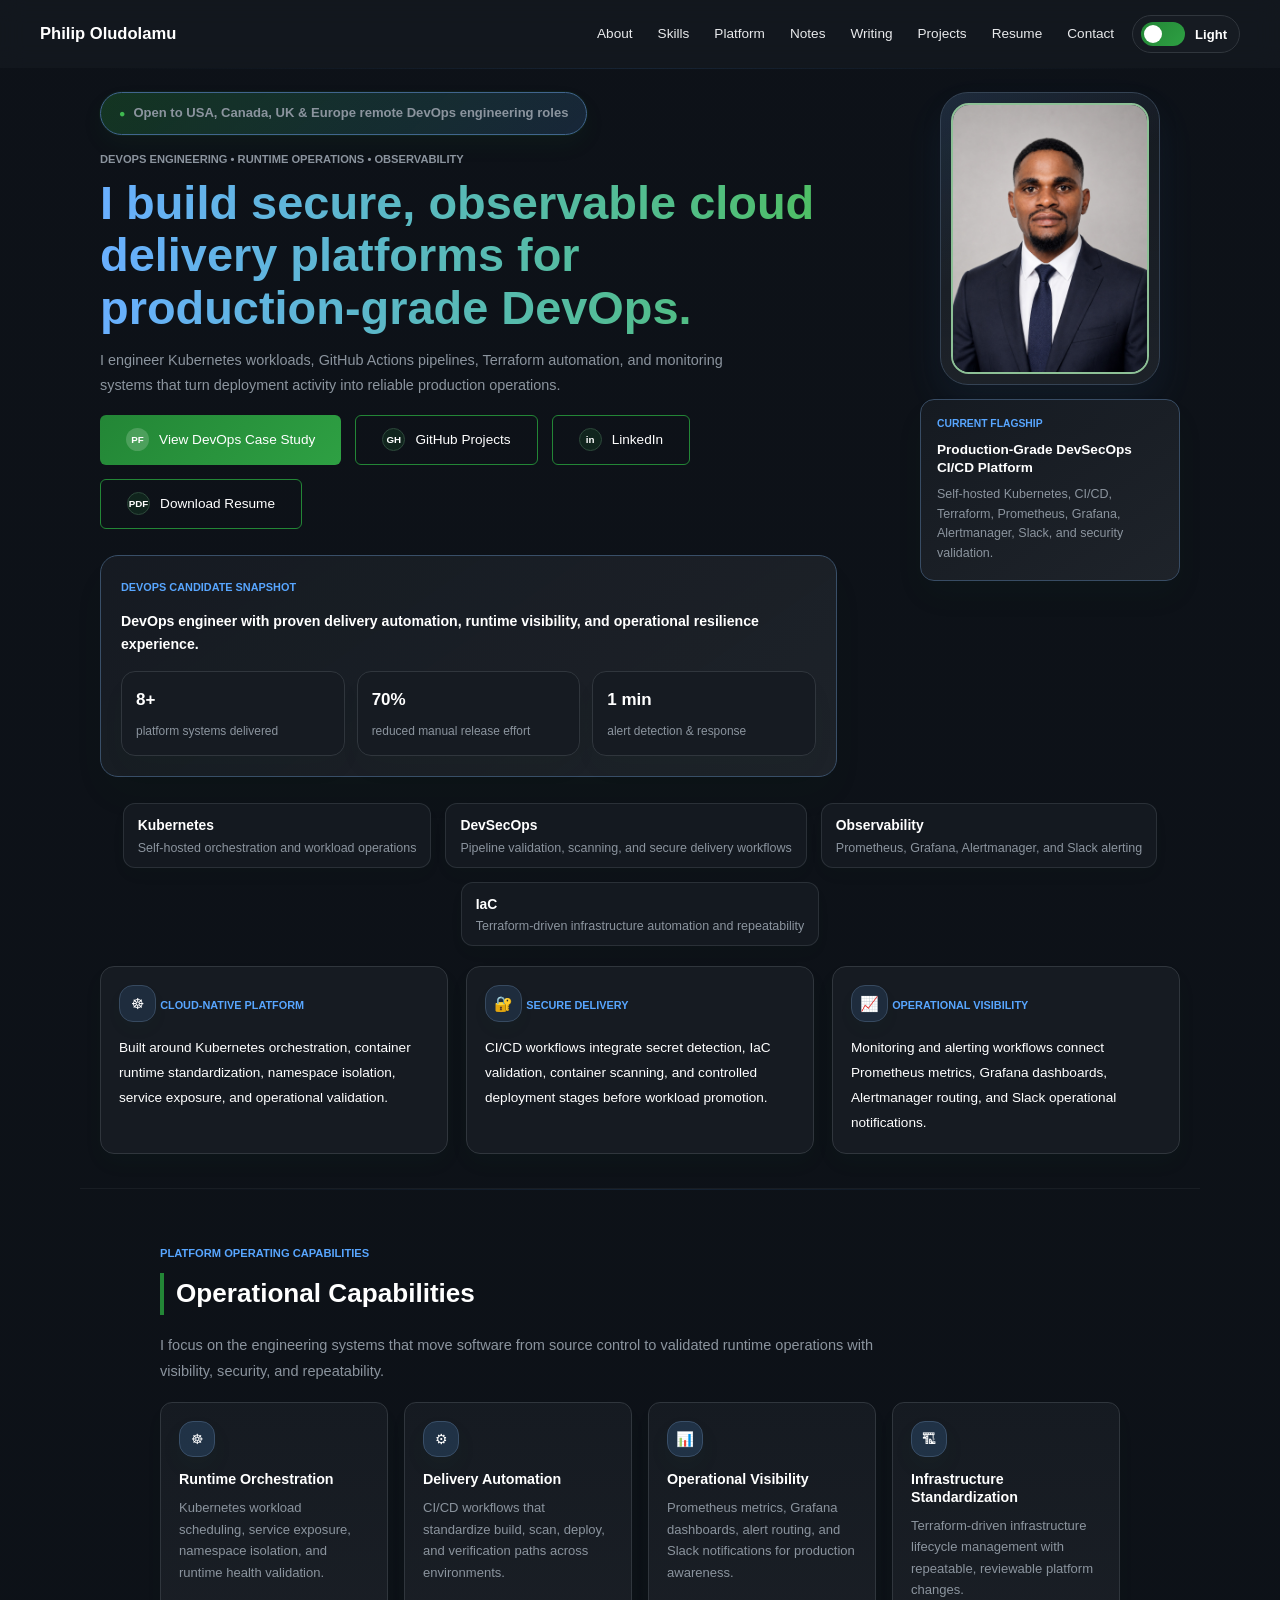
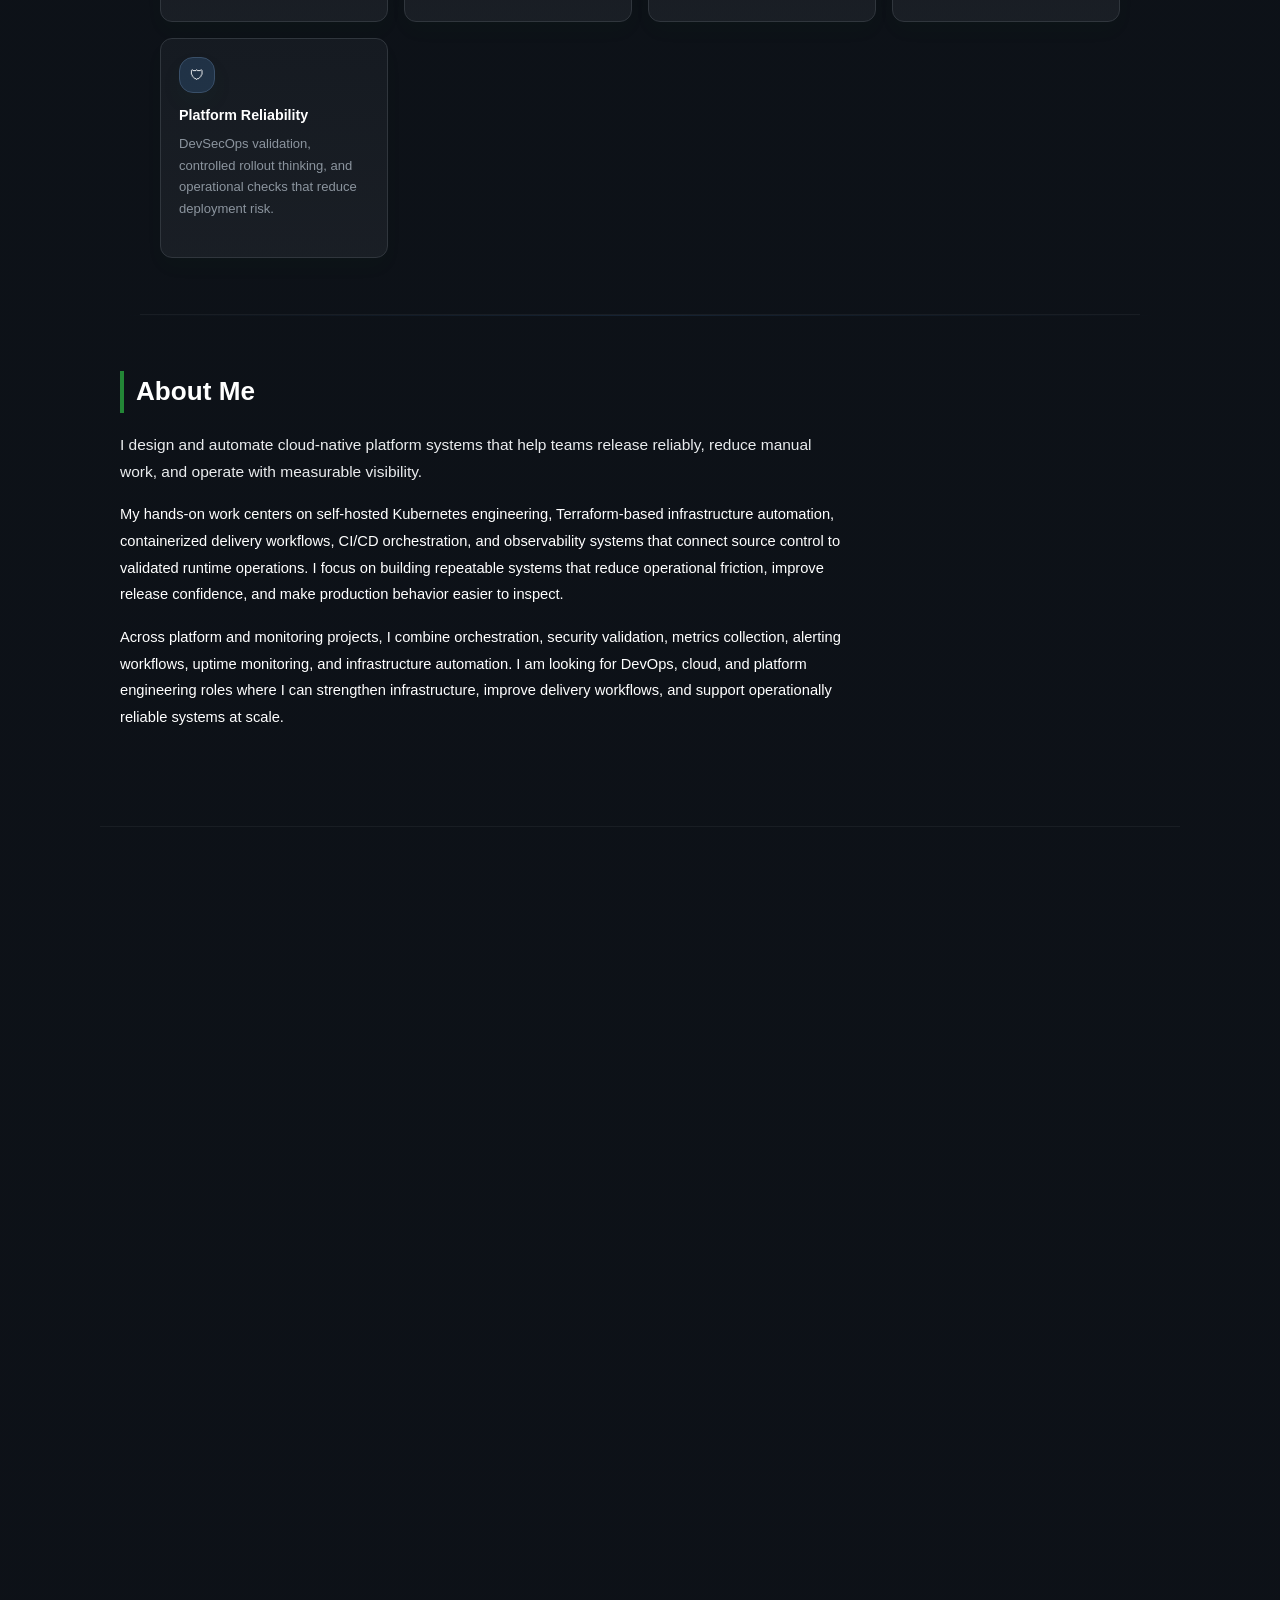
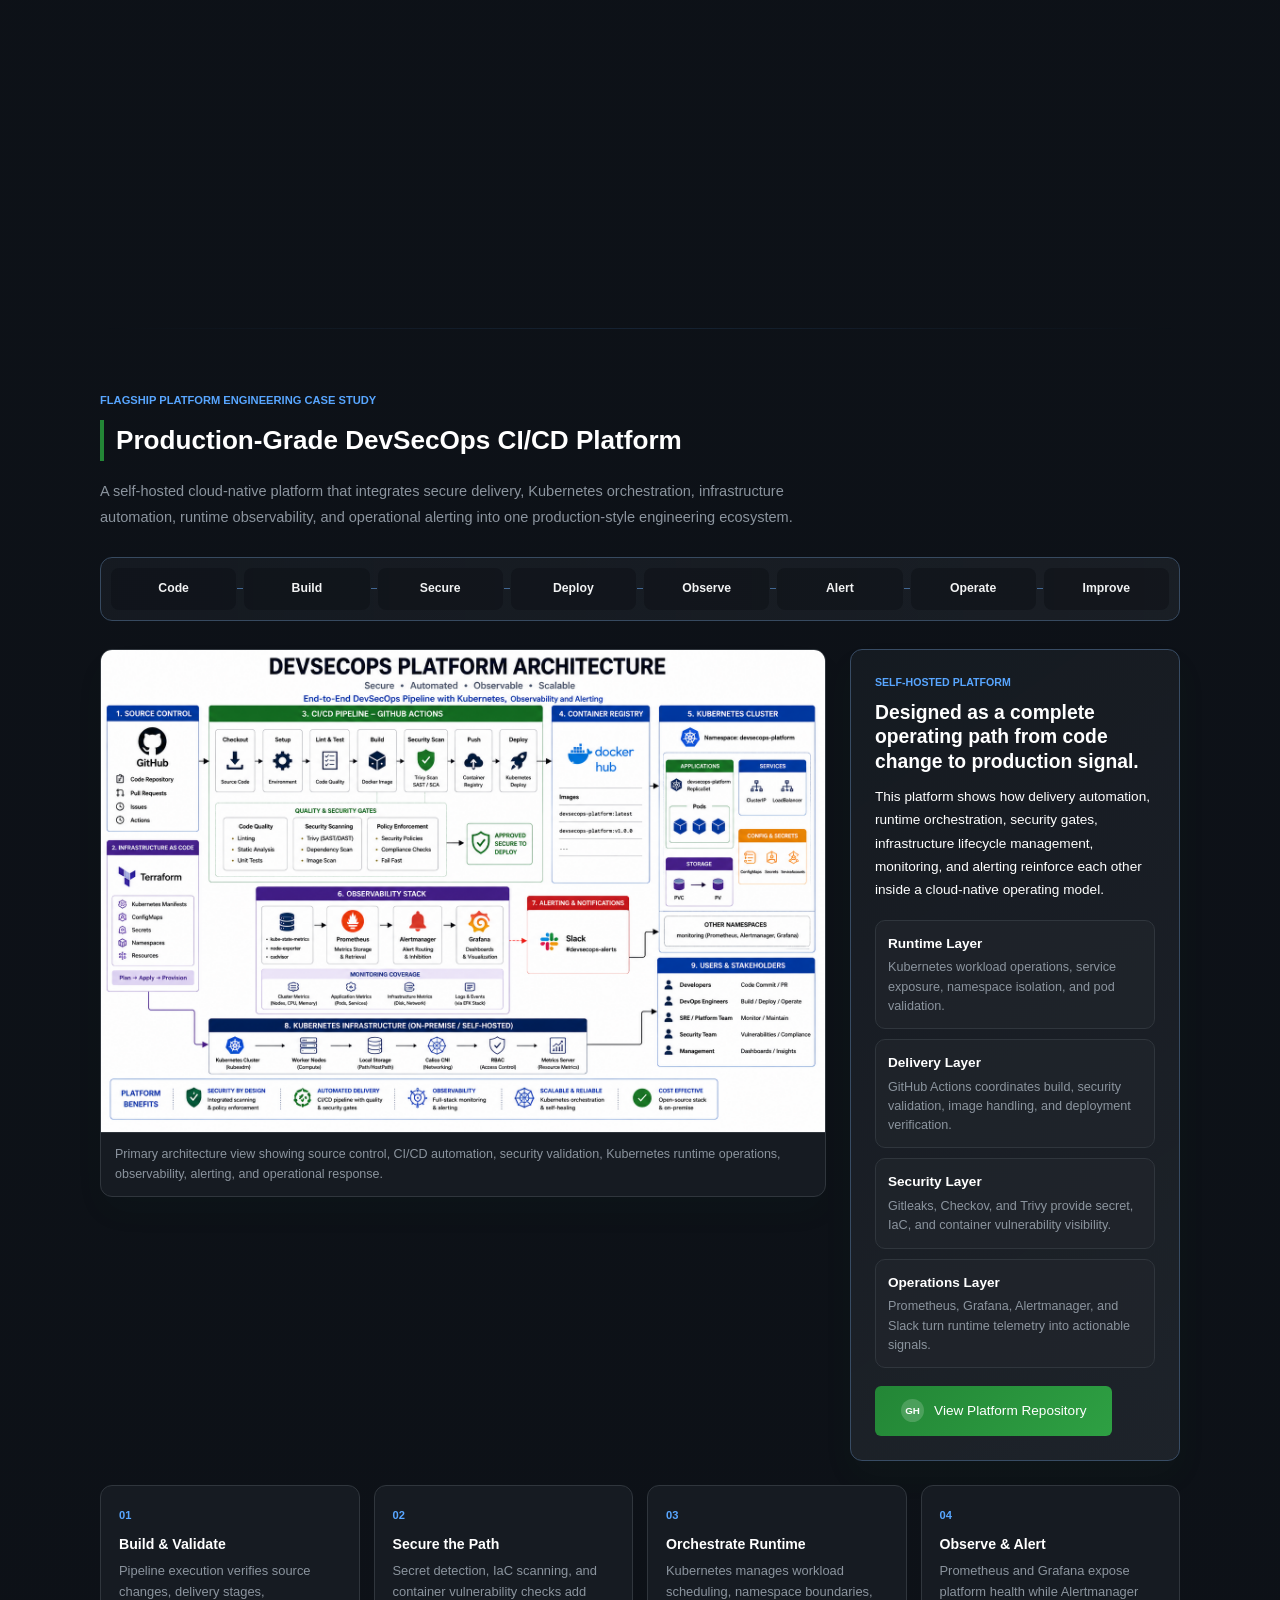
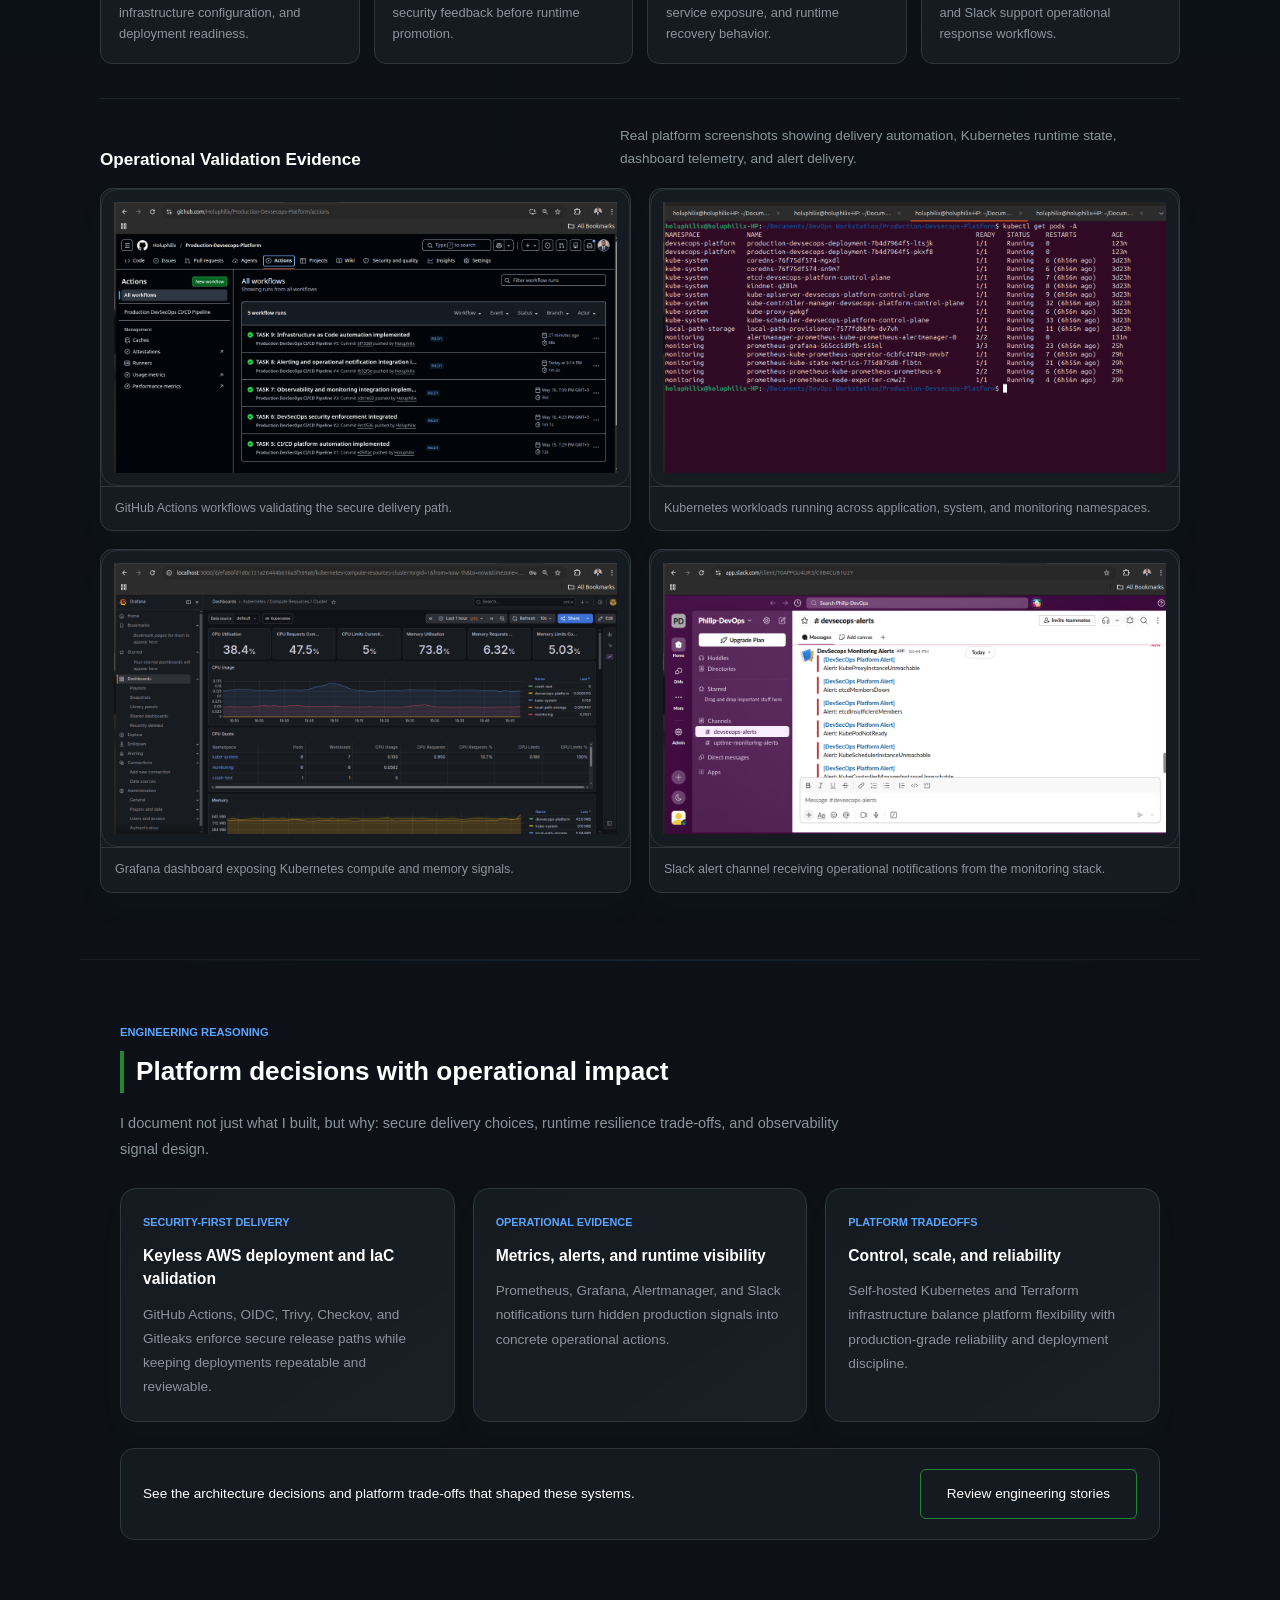
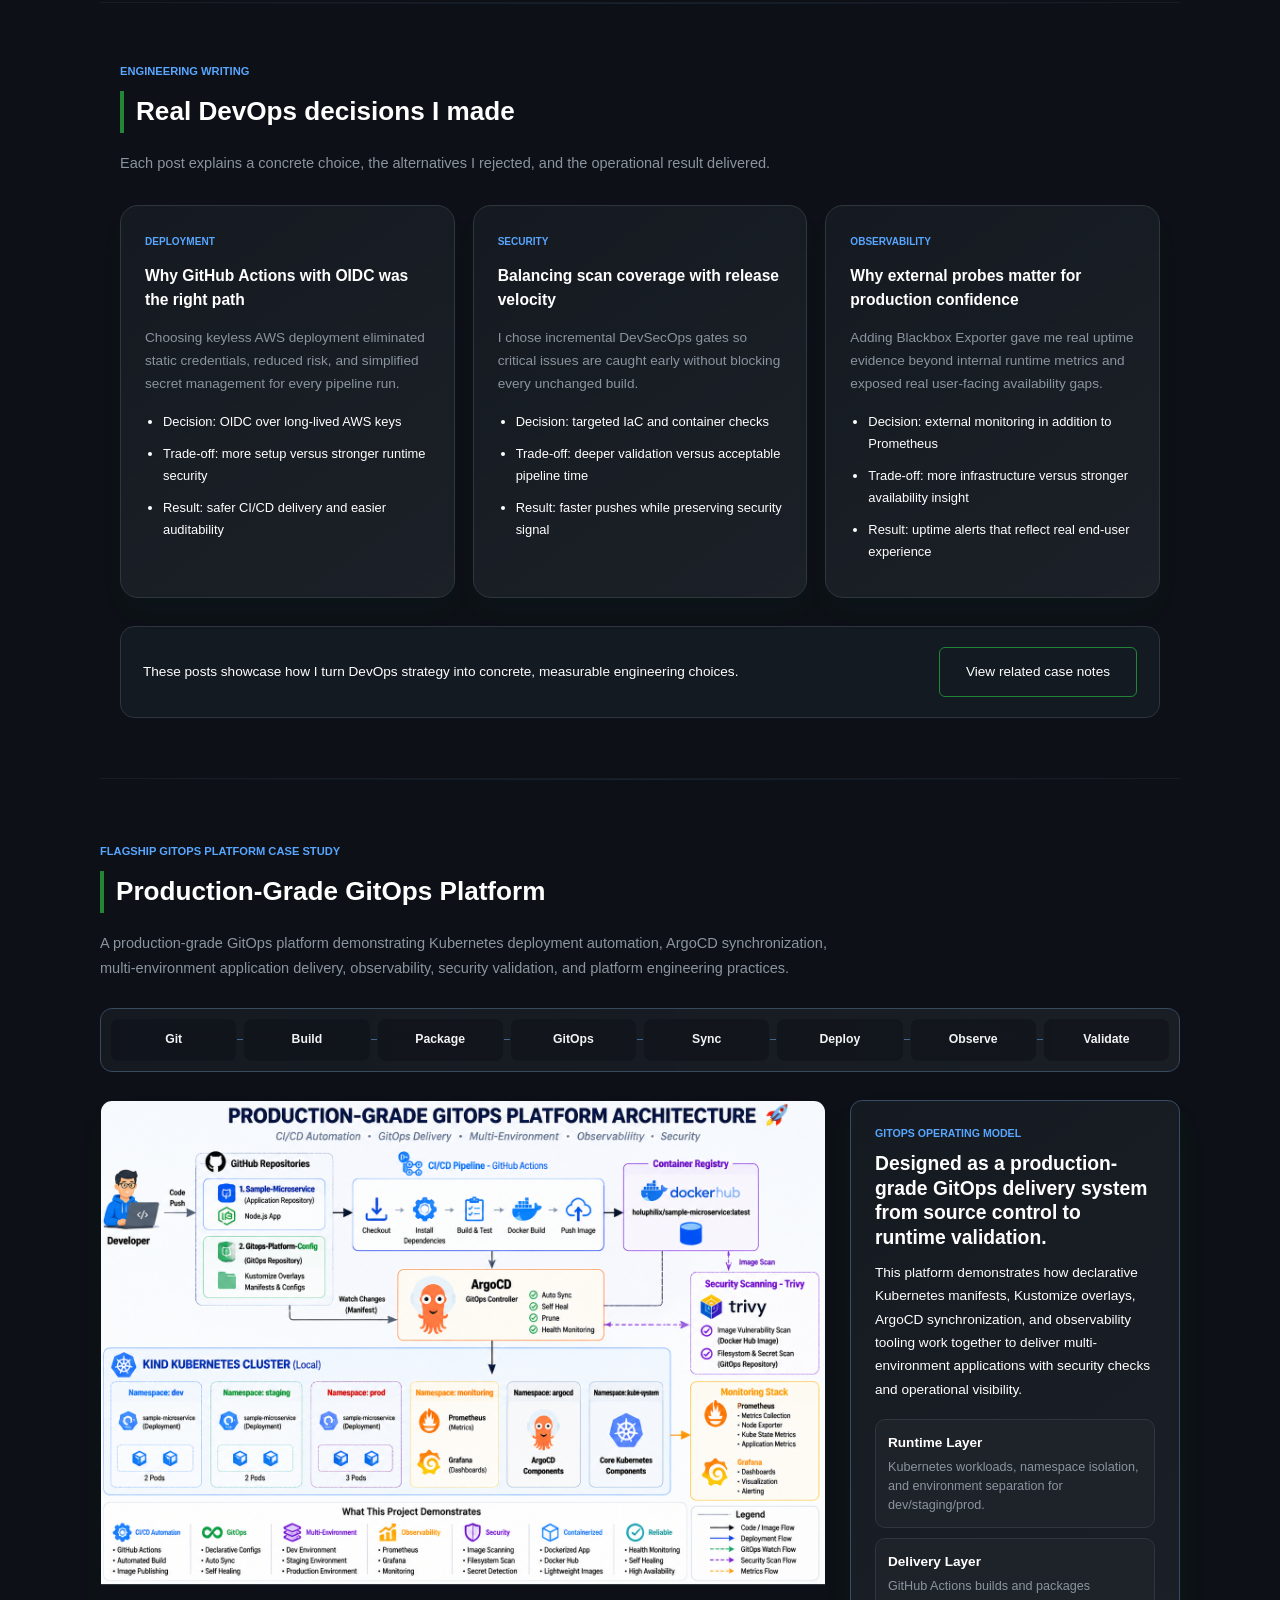
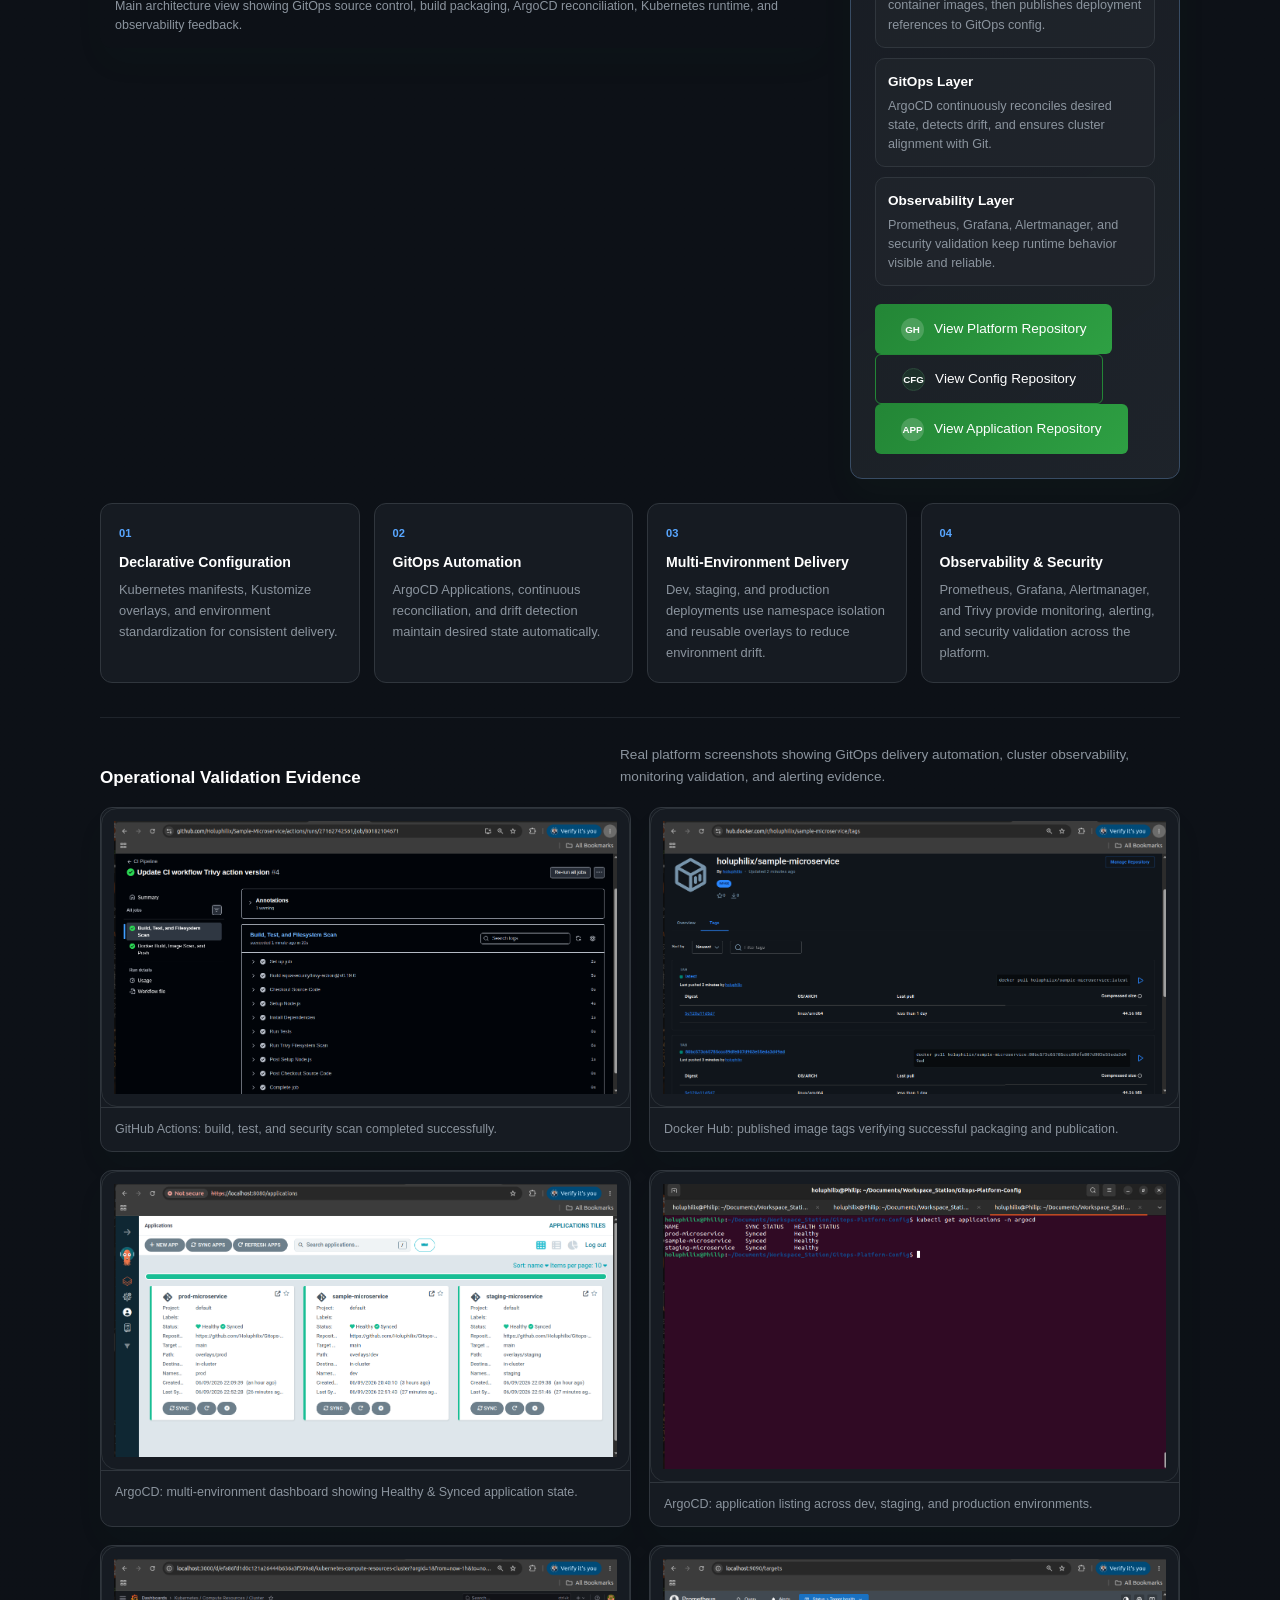
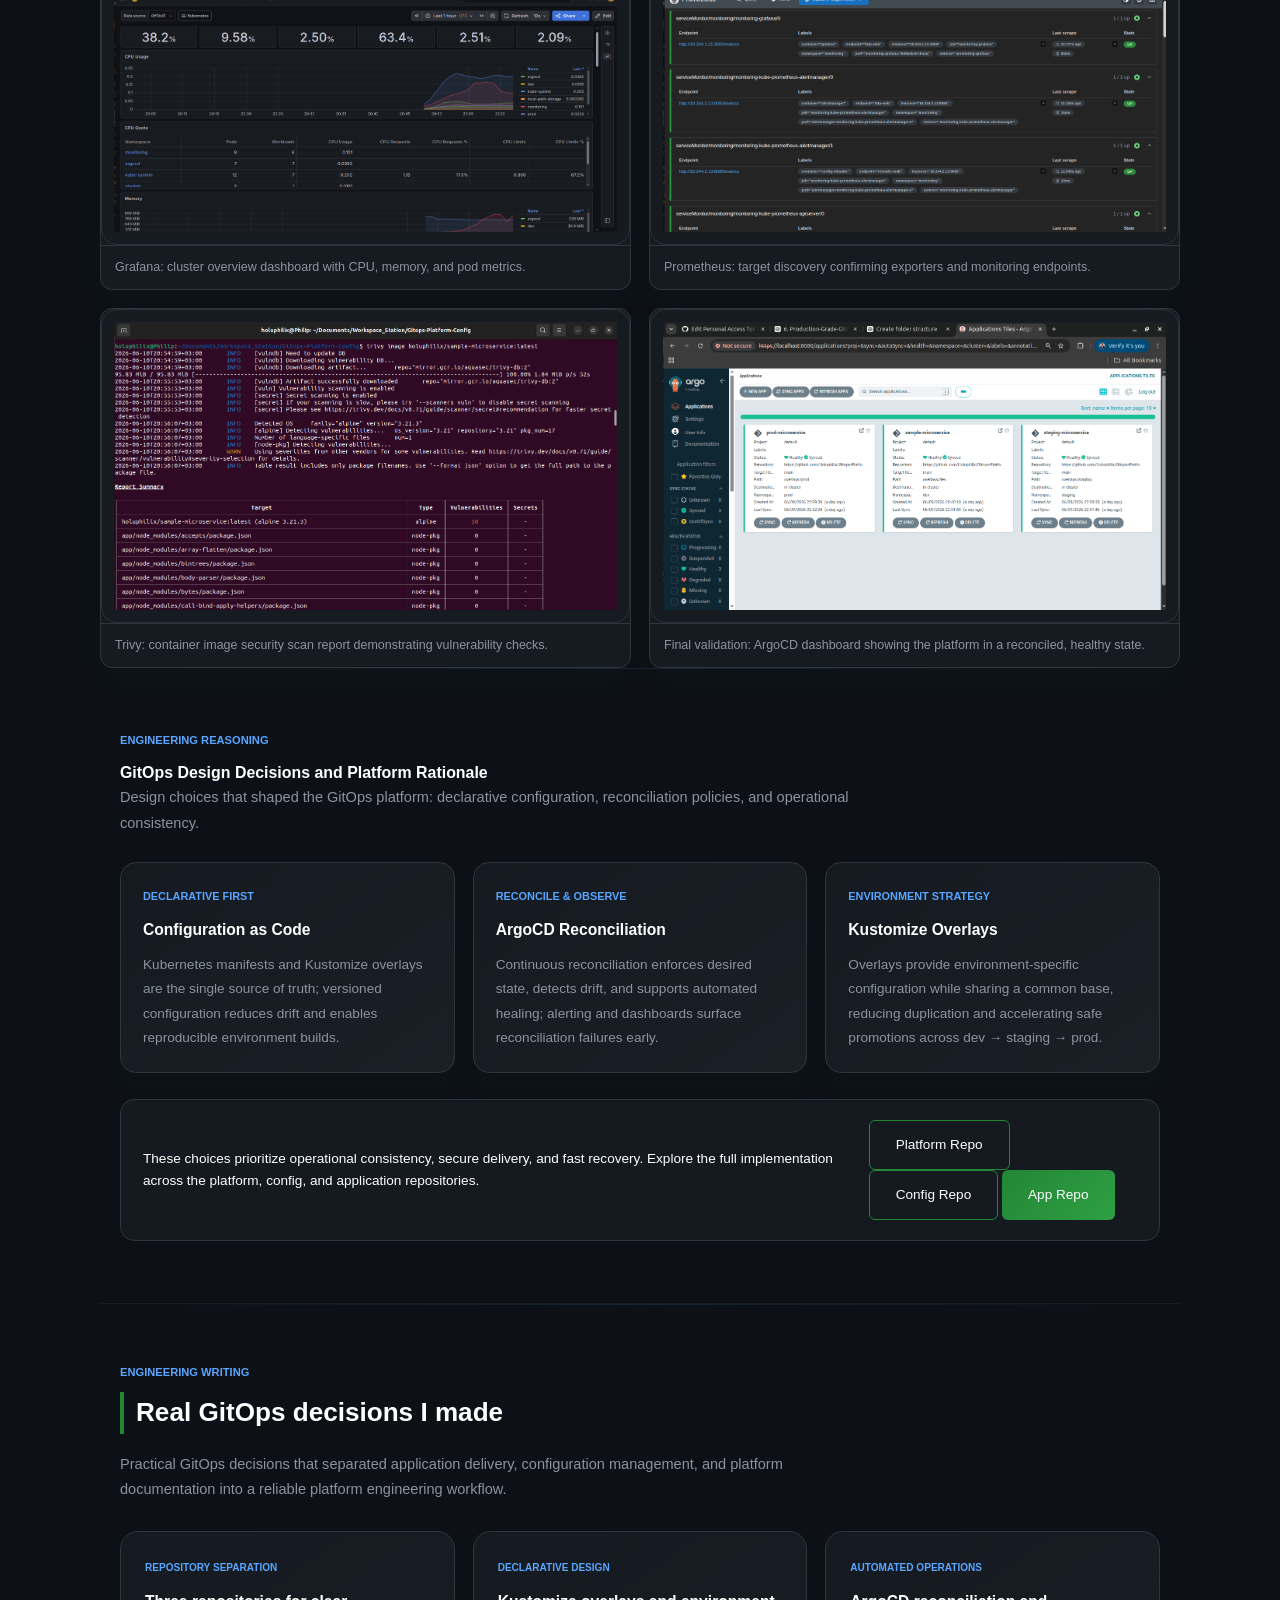
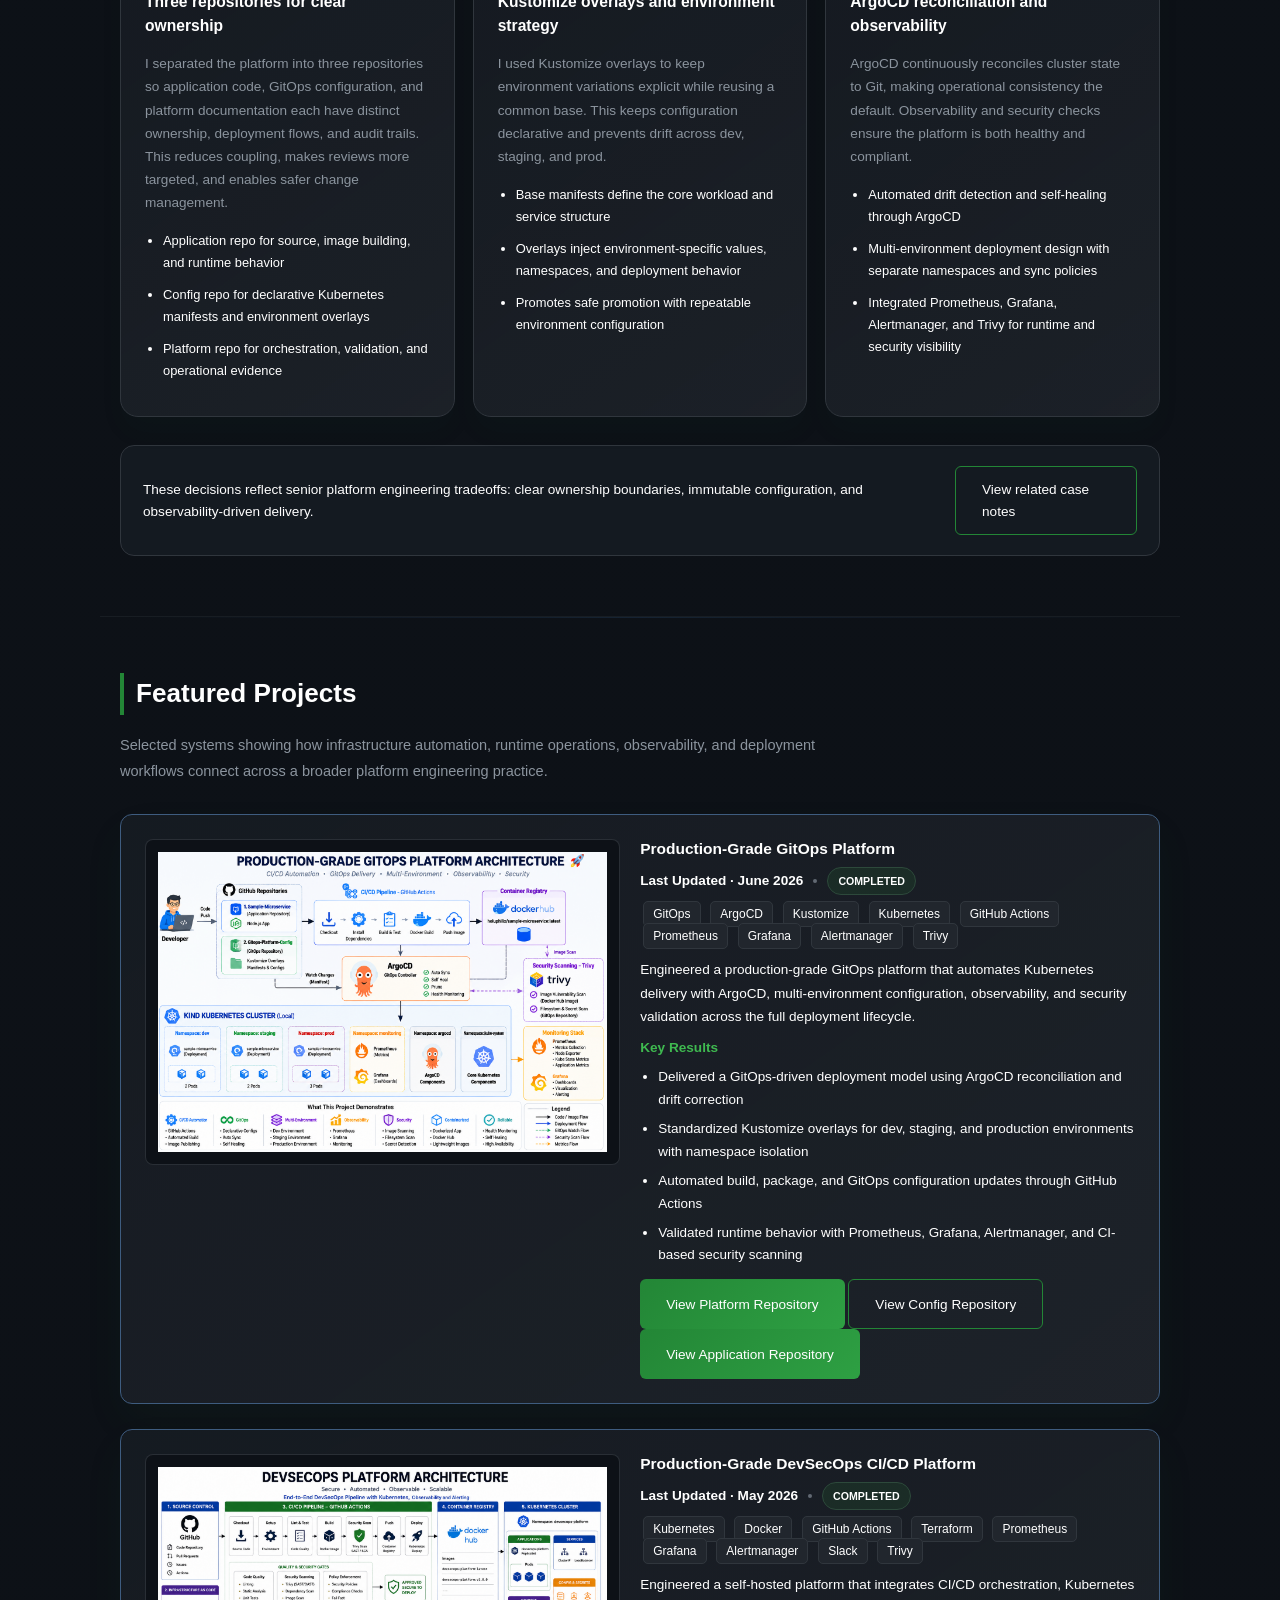
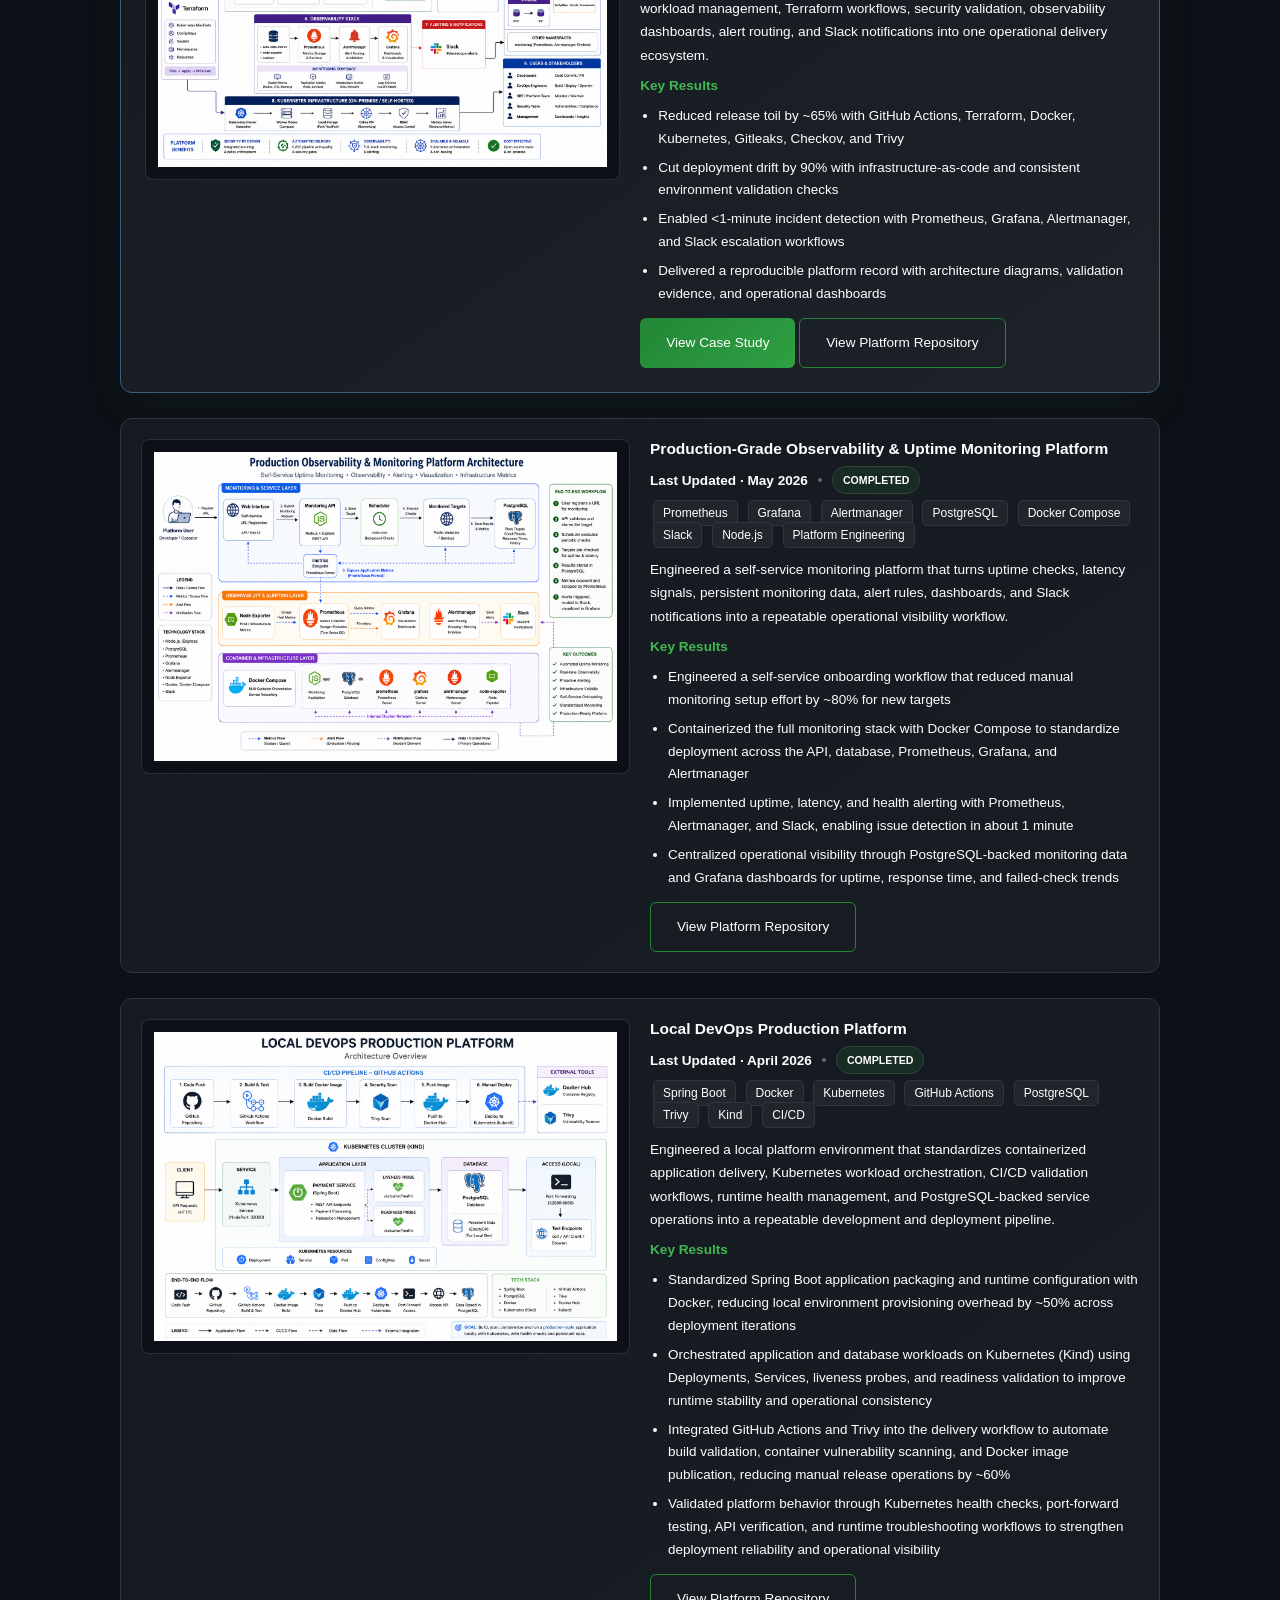
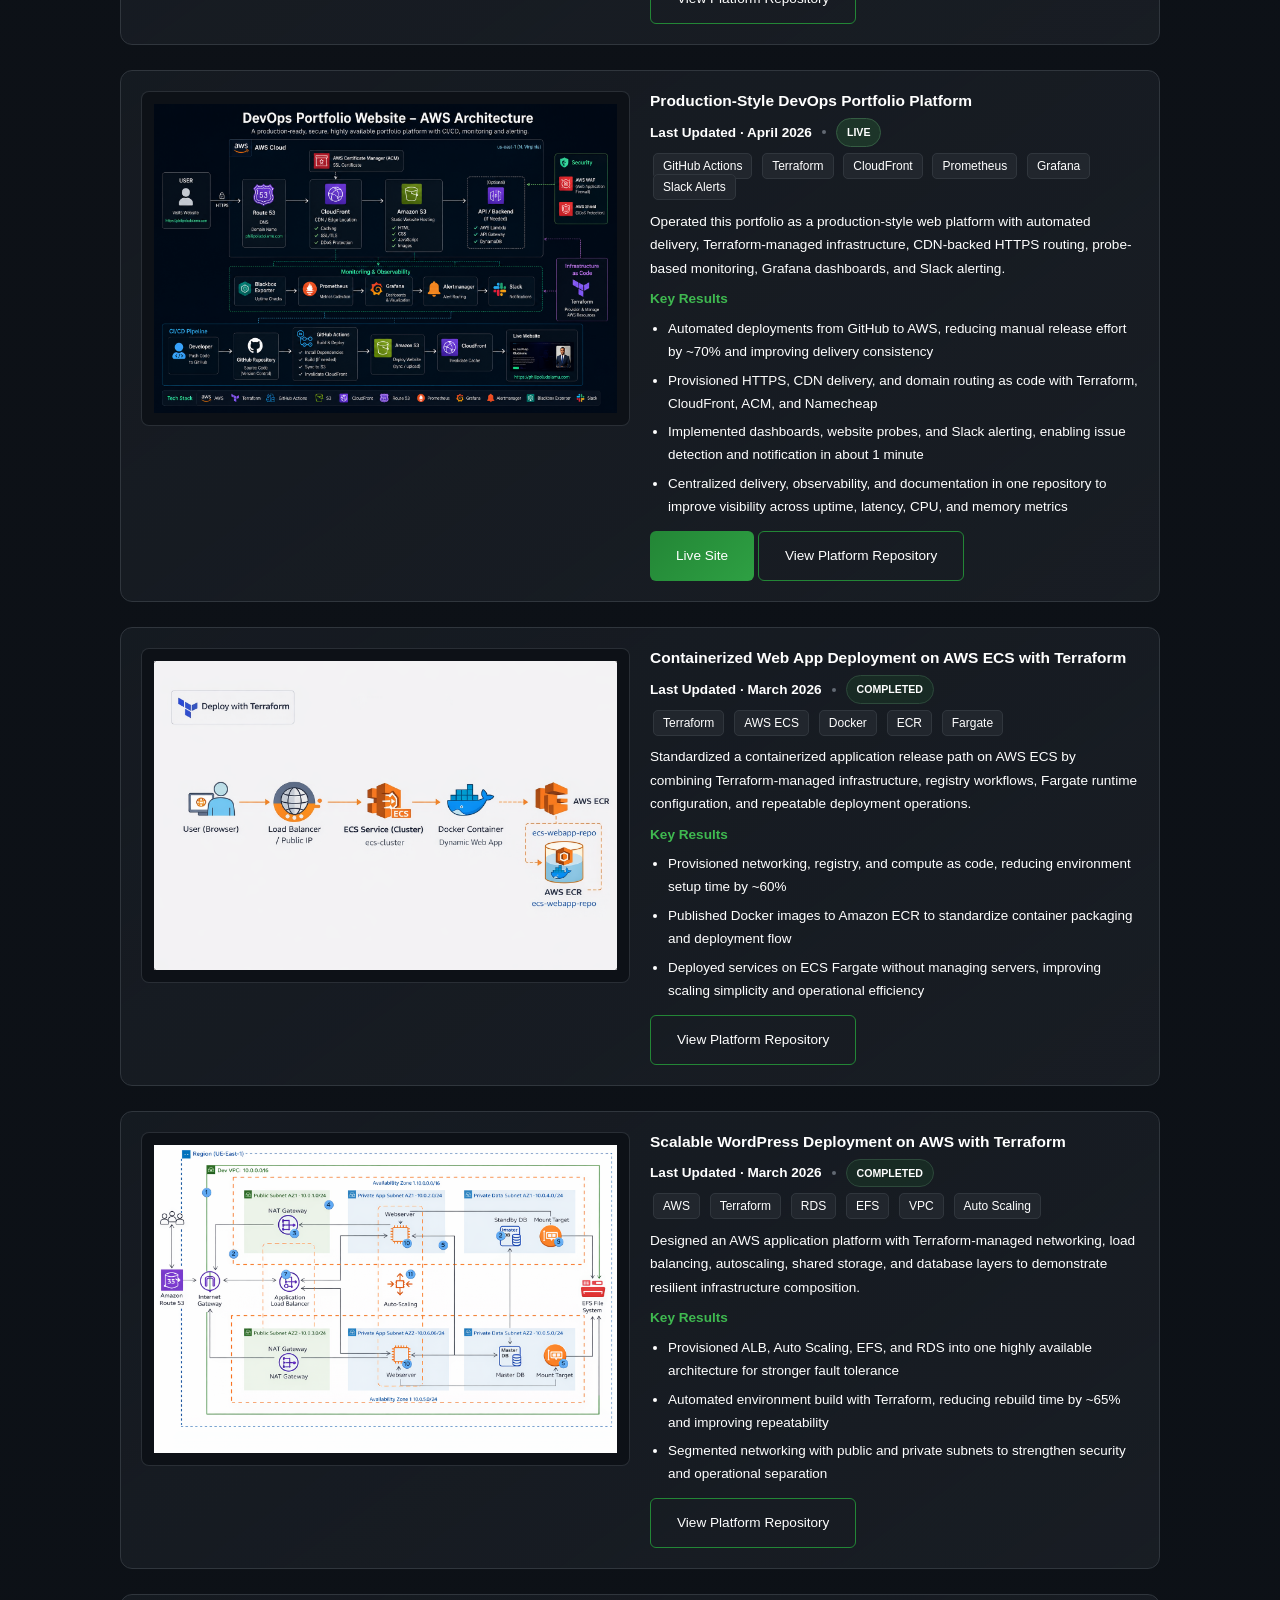
<file: index.html>
<!DOCTYPE html>
<html lang="en">
<head>
    <meta charset="UTF-8">
    <meta name="viewport" content="width=device-width, initial-scale=1.0">
    <meta name="format-detection" content="telephone=no">

    <!-- SEO -->
    <meta name="description" content="DevOps and Cloud Engineering portfolio of Philip Oludolamu featuring AWS, Terraform, Kubernetes, CI/CD automation, observability, and production-style platform engineering projects.">

    <meta name="keywords" content="DevOps Engineer, Cloud Engineer, Platform Engineer, AWS, Terraform, Kubernetes, GitHub Actions, CI/CD, Prometheus, Grafana, Alertmanager, Docker, Infrastructure as Code, Observability">

    <meta name="author" content="Philip Oludolamu">

    <meta name="robots" content="index, follow">
    <meta name="theme-color" content="#0d1117">

    <!-- CANONICAL -->
    <link rel="canonical" href="https://philipoludolamu.com">

    <!-- FAVICON -->
    <link rel="icon" type="image/svg+xml" href="assets/favicon.svg">

    <!-- OPEN GRAPH -->
    <meta property="og:title" content="Philip Oludolamu | DevOps, Cloud & Platform Engineer">

    <meta property="og:description"
        content="AWS, Terraform, Kubernetes, CI/CD automation, observability, and production-style platform engineering projects.">

    <meta property="og:type" content="website">
    <meta property="og:locale" content="en_US">

    <meta property="og:url" content="https://philipoludolamu.com">

    <meta property="og:image"
        content="https://philipoludolamu.com/assets/portfolio-devops-website.png?v=2">
    <meta property="og:image:alt" content="Production-ready DevOps portfolio homepage for Philip Oludolamu">

    <meta property="og:site_name" content="Philip Oludolamu Portfolio">

    <!-- TWITTER -->
    <meta name="twitter:card" content="summary_large_image">

    <meta name="twitter:title"
        content="Philip Oludolamu | DevOps, Cloud & Platform Engineer">

    <meta name="twitter:description"
        content="AWS, Terraform, Kubernetes, CI/CD automation, observability, and production-style platform engineering projects.">

    <meta name="twitter:image"
        content="https://philipoludolamu.com/assets/portfolio-devops-website.png?v=2">
    <meta name="twitter:image:alt" content="Production-ready DevOps portfolio homepage for Philip Oludolamu">

    <!-- TITLE -->
    <title>Philip Oludolamu | DevOps, Cloud & Platform Engineer</title>

    <!-- CSS -->
    <link rel="stylesheet" href="style.css">
    <link rel="preload" as="image" href="assets/profile.jpg">
</head>
<body>

<a href="#content" class="skip-link">Skip to content</a>

<header>
    <nav aria-label="Primary navigation">
        <a href="#top" class="brand">Philip Oludolamu</a>
        <button class="menu-toggle" type="button" aria-label="Open primary navigation" aria-controls="primaryNavMenu" aria-expanded="false">
            <span aria-hidden="true"></span>
            <span aria-hidden="true"></span>
            <span aria-hidden="true"></span>
        </button>
        <div class="nav-right">
            <ul id="primaryNavMenu">
                <li><a href="#about">About</a></li>
                <li><a href="#skills">Skills</a></li>
                <li><a href="#flagship-platform">Platform</a></li>
                <li><a href="#notes">Notes</a></li>
                <li><a href="#writing">Writing</a></li>
                <li><a href="#projects">Projects</a></li>
                <li><a href="#resume">Resume</a></li>
                <li><a href="#contact">Contact</a></li>
            </ul>
            <button id="themeToggle" class="theme-toggle" type="button" aria-label="Switch color theme" aria-pressed="false">
                <span class="theme-toggle-track">
                    <span class="theme-toggle-thumb"></span>
                </span>
                <span class="theme-toggle-label">Light</span>
            </button>
        </div>
    </nav>
</header>

<main id="content">

<!-- HERO -->
<section class="hero" id="top">
    <div class="hero-shell">
        <div class="hero-copy">
            <p class="hero-status">
                Open to USA, Canada, UK & Europe remote DevOps engineering roles
            </p>

            <!-- availability line removed to avoid repetition and tighten hero content -->

            <p class="hero-tagline">
                DevOps Engineering • Runtime Operations • Observability
            </p>

            <h1>
                I build secure, observable cloud delivery platforms for production-grade DevOps.
            </h1>

            <p class="hero-subtext">
                I engineer Kubernetes workloads, GitHub Actions pipelines, Terraform automation,
                and monitoring systems that turn deployment activity into reliable production operations.
            </p>

            <div class="hero-buttons">

                <a href="#flagship-platform" class="btn">
                    <span class="btn-icon" aria-hidden="true">PF</span>
                    <span class="btn-text">View DevOps Case Study</span>
                </a>

                <a href="https://github.com/Holuphilix"
                   target="_blank"
                   rel="noopener noreferrer"
                   class="btn secondary">

                    <span class="btn-icon" aria-hidden="true">GH</span>
                    <span class="btn-text">GitHub Projects</span>
                </a>

                <a href="https://www.linkedin.com/in/philip-oludolamu"
                   target="_blank"
                   rel="noopener noreferrer"
                   class="btn secondary">

                    <span class="btn-icon" aria-hidden="true">in</span>
                    <span class="btn-text">LinkedIn</span>
                </a>

                <a href="assets/Philip-Oludolamu-Resume-ATS.pdf" download class="btn secondary">
                    <span class="btn-icon" aria-hidden="true">PDF</span>
                    <span class="btn-text">Download Resume</span>
                </a>

            </div>

            <div class="hero-profile-panel">
                <span class="profile-label">DevOps candidate snapshot</span>
                <h3>DevOps engineer with proven delivery automation, runtime visibility, and operational resilience experience.</h3>
                <div class="profile-stats">
                    <div>
                        <strong>8+</strong>
                        <span>platform systems delivered</span>
                    </div>
                    <div>
                        <strong>70%</strong>
                        <span>reduced manual release effort</span>
                    </div>
                    <div>
                        <strong>1 min</strong>
                        <span>alert detection & response</span>
                    </div>
                </div>
            </div>
        </div>

        <aside class="hero-side" aria-label="Professional profile and platform focus">
            <div class="hero-image">
                <img src="assets/profile.jpg"
                     alt="Professional portrait of Philip Oludolamu"
                     width="864"
                     height="1184"
                     loading="eager"
                     fetchpriority="high"
                     decoding="async">
            </div>

            <div class="hero-platform-card">
                <span>Current flagship</span>
                <strong>Production-Grade DevSecOps CI/CD Platform</strong>
                <p>Self-hosted Kubernetes, CI/CD, Terraform, Prometheus, Grafana, Alertmanager, Slack, and security validation.</p>
            </div>
        </aside>
    </div>

    <!-- HERO METRICS -->
    <div class="hero-metrics">

        <div class="metric">
            <strong>Kubernetes</strong>
            <span>Self-hosted orchestration and workload operations</span>
        </div>

        <div class="metric">
            <strong>DevSecOps</strong>
            <span>Pipeline validation, scanning, and secure delivery workflows</span>
        </div>

        <div class="metric">
            <strong>Observability</strong>
            <span>Prometheus, Grafana, Alertmanager, and Slack alerting</span>
        </div>

        <div class="metric">
            <strong>IaC</strong>
            <span>Terraform-driven infrastructure automation and repeatability</span>
        </div>

    </div>

    <div class="hero-highlights">

        <article class="highlight-card" data-icon="☸">
            <span class="highlight-label">Cloud-Native Platform</span>

            <p>
                Built around Kubernetes orchestration, container runtime standardization,
                namespace isolation, service exposure, and operational validation.
            </p>
        </article>

        <article class="highlight-card" data-icon="🔐">
            <span class="highlight-label">Secure Delivery</span>

            <p>
                CI/CD workflows integrate secret detection, IaC validation, container
                scanning, and controlled deployment stages before workload promotion.
            </p>
        </article>

        <article class="highlight-card" data-icon="📈">
            <span class="highlight-label">Operational Visibility</span>

            <p>
                Monitoring and alerting workflows connect Prometheus metrics, Grafana
                dashboards, Alertmanager routing, and Slack operational notifications.
            </p>
        </article>

    </div>

</section>

<!-- OPERATIONAL CAPABILITIES -->
<section class="capabilities-section">
    <div class="section-kicker">Platform operating capabilities</div>
    <h2>Operational Capabilities</h2>
    <p class="section-lead">
        I focus on the engineering systems that move software from source control to validated runtime operations with visibility, security, and repeatability.
    </p>
    <ul class="what-i-do capability-list">
        <li data-icon="☸">
            <strong>Runtime Orchestration</strong>
            <span>Kubernetes workload scheduling, service exposure, namespace isolation, and runtime health validation.</span>
        </li>
        <li data-icon="⚙">
            <strong>Delivery Automation</strong>
            <span>CI/CD workflows that standardize build, scan, deploy, and verification paths across environments.</span>
        </li>
        <li data-icon="📊">
            <strong>Operational Visibility</strong>
            <span>Prometheus metrics, Grafana dashboards, alert routing, and Slack notifications for production awareness.</span>
        </li>
        <li data-icon="🏗">
            <strong>Infrastructure Standardization</strong>
            <span>Terraform-driven infrastructure lifecycle management with repeatable, reviewable platform changes.</span>
        </li>
        <li data-icon="🛡">
            <strong>Platform Reliability</strong>
            <span>DevSecOps validation, controlled rollout thinking, and operational checks that reduce deployment risk.</span>
        </li>
    </ul>
</section>

<!-- ABOUT -->
<section id="about" class="about-section">
    <div class="about-layout">
        <div class="about-copy">
            <h2>About Me</h2>
            <p class="section-lead">
                I design and automate cloud-native platform systems that help teams release reliably, reduce manual work, and operate with measurable visibility.
            </p>
            <p>
                My hands-on work centers on self-hosted Kubernetes engineering, Terraform-based infrastructure automation,
                containerized delivery workflows, CI/CD orchestration, and observability systems that connect source control
                to validated runtime operations. I focus on building repeatable systems that reduce operational friction,
                improve release confidence, and make production behavior easier to inspect.
            </p>

            <p>
                Across platform and monitoring projects, I combine orchestration, security validation, metrics collection,
                alerting workflows, uptime monitoring, and infrastructure automation. I am looking for DevOps, cloud, and
                platform engineering roles where I can strengthen infrastructure, improve delivery workflows, and support
                operationally reliable systems at scale.
            </p>
        </div>

        <div class="about-highlights" aria-label="Platform engineering focus areas">
            <div class="about-signal">
                <strong>Platform Scope</strong>
                <span>Kubernetes runtime operations, delivery automation, and infrastructure lifecycle workflows.</span>
            </div>
            <div class="about-signal">
                <strong>Operating Model</strong>
                <span>Build, secure, deploy, observe, alert, operate, and improve as one connected system.</span>
            </div>
            <div class="about-signal">
                <strong>Engineering Bias</strong>
                <span>Architecture evidence, runtime validation, and operational feedback over tool-list presentation.</span>
            </div>
        </div>
    </div>
</section>

<!-- SKILLS -->
<section id="skills">
    <h2>Core Skills</h2>
    <p class="section-lead">
        A practical toolset shaped by hands-on cloud, platform, and delivery projects.
    </p>

    <div class="skills-grid">

        <!-- CLOUD -->
        <div class="skill-card">
            <div class="card-icon" aria-hidden="true">☁</div>
            <h3>Cloud & Infrastructure</h3>
            <div class="skills-container">
                <span>AWS</span>
                <span>Self-Hosted Infrastructure</span>
                <span>EC2</span>
                <span>ECS</span>
                <span>EKS</span>
                <span>VPC</span>
                <span>Load Balancer</span>
                <span>Auto Scaling</span>
            </div>
        </div>

        <!-- CONTAINERS -->
        <div class="skill-card">
            <div class="card-icon" aria-hidden="true">📦</div>
            <h3>Containers & Orchestration</h3>
            <div class="skills-container">
                <span>Docker</span>
                <span>Kubernetes</span>
                <span>Helm</span>
                <span>Kustomize</span>
                <span>Kind</span>
                <span>kubeadm</span>
                <span>ArgoCD</span>
            </div>
        </div>

        <!-- CICD -->
        <div class="skill-card">
            <div class="card-icon" aria-hidden="true">⚙</div>
            <h3>CI/CD & Automation</h3>
            <div class="skills-container">
                <span>Git</span>
                <span>GitHub Actions</span>
                <span>Jenkins</span>
                <span>CI/CD Pipelines</span>
                <span>Release Validation</span>
                <span>Shell Scripting</span>
            </div>
        </div>

        <!-- IAC -->
        <div class="skill-card">
            <div class="card-icon" aria-hidden="true">🏗</div>
            <h3>Infrastructure as Code</h3>
            <div class="skills-container">
                <span>Terraform</span>
                <span>Modular Architecture</span>
            </div>
        </div>

        <!-- PLATFORM -->
        <div class="skill-card">
            <div class="card-icon" aria-hidden="true">🌐</div>
            <h3>Platform & Delivery</h3>
            <div class="skills-container">
                <span>S3</span>
                <span>CloudFront</span>
                <span>ECR</span>
                <span>NGINX</span>
                <span>Static Hosting</span>
                <span>Platform Workflows</span>
            </div>
        </div>

        <!-- SECURITY -->
        <div class="skill-card">
            <div class="card-icon" aria-hidden="true">🛡</div>
            <h3>Security & DevSecOps</h3>
            <div class="skills-container">
                <span>Trivy</span>
                <span>Gitleaks</span>
                <span>Checkov</span>
                <span>Security Scanning</span>
            </div>
        </div>

        <div class="skill-card">
            <div class="card-icon" aria-hidden="true">📡</div>
            <h3>Monitoring & Observability</h3>
            <div class="skills-container">
                <span>Prometheus</span>
                <span>Grafana</span>
                <span>Alertmanager</span>
                <span>Node Exporter</span>
                <span>Blackbox Exporter</span>
                <span>Slack Alerts</span>
            </div>
        </div>

        <!-- OS -->
        <div class="skill-card">
            <div class="card-icon" aria-hidden="true">💻</div>
            <h3>Systems & Scripting</h3>
            <div class="skills-container">
                <span>Linux</span>
                <span>Bash</span>
            </div>
        </div>

    </div>
</section>

<!-- FLAGSHIP PLATFORM -->
<section id="flagship-platform" class="flagship-platform">
    <div class="section-kicker">Flagship platform engineering case study</div>
    <h2>Production-Grade DevSecOps CI/CD Platform</h2>

    <p class="section-lead">
        A self-hosted cloud-native platform that integrates secure delivery, Kubernetes orchestration,
        infrastructure automation, runtime observability, and operational alerting into one production-style
        engineering ecosystem.
    </p>

    <div class="platform-flow" aria-label="Platform delivery and operations flow">
        <span>Code</span>
        <span>Build</span>
        <span>Secure</span>
        <span>Deploy</span>
        <span>Observe</span>
        <span>Alert</span>
        <span>Operate</span>
        <span>Improve</span>
    </div>

    <div class="flagship-hero-grid">
        <figure class="architecture-figure">
            <img src="assets/devsecops-platform-architecture-diagram.png"
                 class="preview-img"
                 alt="Architecture diagram for the Production-Grade DevSecOps CI/CD Platform">
            <figcaption>Primary architecture view showing source control, CI/CD automation, security validation, Kubernetes runtime operations, observability, alerting, and operational response.</figcaption>
        </figure>

        <div class="platform-summary-panel">
            <span class="panel-eyebrow">Self-hosted platform</span>
            <h3>Designed as a complete operating path from code change to production signal.</h3>
            <p>
                This platform shows how delivery automation, runtime orchestration, security gates,
                infrastructure lifecycle management, monitoring, and alerting reinforce each other inside
                a cloud-native operating model.
            </p>

            <div class="platform-facts">
                <div>
                    <strong>Runtime Layer</strong>
                    <span>Kubernetes workload operations, service exposure, namespace isolation, and pod validation.</span>
                </div>
                <div>
                    <strong>Delivery Layer</strong>
                    <span>GitHub Actions coordinates build, security validation, image handling, and deployment verification.</span>
                </div>
                <div>
                    <strong>Security Layer</strong>
                    <span>Gitleaks, Checkov, and Trivy provide secret, IaC, and container vulnerability visibility.</span>
                </div>
                <div>
                    <strong>Operations Layer</strong>
                    <span>Prometheus, Grafana, Alertmanager, and Slack turn runtime telemetry into actionable signals.</span>
                </div>
            </div>

            <a href="https://github.com/Holuphilix/Production-Devsecops-Platform"
               target="_blank"
               rel="noopener noreferrer"
               class="btn">
                <span class="btn-icon" aria-hidden="true">GH</span>
                <span class="btn-text">View Platform Repository</span>
            </a>
        </div>
    </div>

    <div class="platform-capability-grid">
        <article>
            <span>01</span>
            <h3>Build & Validate</h3>
            <p>Pipeline execution verifies source changes, delivery stages, infrastructure configuration, and deployment readiness.</p>
        </article>
        <article>
            <span>02</span>
            <h3>Secure the Path</h3>
            <p>Secret detection, IaC scanning, and container vulnerability checks add security feedback before runtime promotion.</p>
        </article>
        <article>
            <span>03</span>
            <h3>Orchestrate Runtime</h3>
            <p>Kubernetes manages workload scheduling, namespace boundaries, service exposure, and runtime recovery behavior.</p>
        </article>
        <article>
            <span>04</span>
            <h3>Observe & Alert</h3>
            <p>Prometheus and Grafana expose platform health while Alertmanager and Slack support operational response workflows.</p>
        </article>
    </div>

    <div class="evidence-header">
        <h3>Operational Validation Evidence</h3>
        <p>Real platform screenshots showing delivery automation, Kubernetes runtime state, dashboard telemetry, and alert delivery.</p>
    </div>

    <div class="evidence-grid">
        <figure class="evidence-card">
            <div class="evidence-frame">
                <img src="assets/flagship-github-actions-workflows.png" class="preview-img" alt="GitHub Actions workflow runs for the Production-Grade DevSecOps CI/CD Platform">
            </div>
            <figcaption>GitHub Actions workflows validating the secure delivery path.</figcaption>
        </figure>
        <figure class="evidence-card">
            <div class="evidence-frame">
                <img src="assets/flagship-kubernetes-workloads.png" class="preview-img" alt="Kubernetes workloads running across devsecops-platform, kube-system, and monitoring namespaces">
            </div>
            <figcaption>Kubernetes workloads running across application, system, and monitoring namespaces.</figcaption>
        </figure>
        <figure class="evidence-card">
            <div class="evidence-frame">
                <img src="assets/flagship-grafana-kubernetes-dashboard.png" class="preview-img" alt="Grafana Kubernetes compute dashboard showing CPU and memory utilization">
            </div>
            <figcaption>Grafana dashboard exposing Kubernetes compute and memory signals.</figcaption>
        </figure>
        <figure class="evidence-card">
            <div class="evidence-frame">
                <img src="assets/flagship-slack-alerts.png" class="preview-img" alt="Slack devsecops alerts channel receiving platform monitoring alerts">
            </div>
            <figcaption>Slack alert channel receiving operational notifications from the monitoring stack.</figcaption>
        </figure>
    </div>
</section>

<!-- ENGINEERING NOTES -->
<section id="notes" class="notes-section">
    <div class="section-kicker">Engineering reasoning</div>
    <h2>Platform decisions with operational impact</h2>
    <p class="section-lead">
        I document not just what I built, but why: secure delivery choices, runtime resilience trade-offs, and observability signal design.
    </p>

    <div class="notes-grid">
        <article class="note-card">
            <span>Security-first delivery</span>
            <h3>Keyless AWS deployment and IaC validation</h3>
            <p>GitHub Actions, OIDC, Trivy, Checkov, and Gitleaks enforce secure release paths while keeping deployments repeatable and reviewable.</p>
        </article>
        <article class="note-card">
            <span>Operational evidence</span>
            <h3>Metrics, alerts, and runtime visibility</h3>
            <p>Prometheus, Grafana, Alertmanager, and Slack notifications turn hidden production signals into concrete operational actions.</p>
        </article>
        <article class="note-card">
            <span>Platform tradeoffs</span>
            <h3>Control, scale, and reliability</h3>
            <p>Self-hosted Kubernetes and Terraform infrastructure balance platform flexibility with production-grade reliability and deployment discipline.</p>
        </article>
    </div>

    <div class="notes-cta">
        <p>See the architecture decisions and platform trade-offs that shaped these systems.</p>
        <a href="https://github.com/Holuphilix" target="_blank" rel="noopener noreferrer" class="btn secondary">Review engineering stories</a>
    </div>
</section>

<!-- WRITING -->
<section id="writing" class="writing-section">
    <div class="section-kicker">Engineering writing</div>
    <h2>Real DevOps decisions I made</h2>
    <p class="section-lead">
        Each post explains a concrete choice, the alternatives I rejected, and the operational result delivered.
    </p>

    <div class="writing-grid">
        <article class="writing-card">
            <span>Deployment</span>
            <h3>Why GitHub Actions with OIDC was the right path</h3>
            <p>Choosing keyless AWS deployment eliminated static credentials, reduced risk, and simplified secret management for every pipeline run.</p>
            <ul>
                <li>Decision: OIDC over long-lived AWS keys</li>
                <li>Trade-off: more setup versus stronger runtime security</li>
                <li>Result: safer CI/CD delivery and easier auditability</li>
            </ul>
        </article>
        <article class="writing-card">
            <span>Security</span>
            <h3>Balancing scan coverage with release velocity</h3>
            <p>I chose incremental DevSecOps gates so critical issues are caught early without blocking every unchanged build.</p>
            <ul>
                <li>Decision: targeted IaC and container checks</li>
                <li>Trade-off: deeper validation versus acceptable pipeline time</li>
                <li>Result: faster pushes while preserving security signal</li>
            </ul>
        </article>
        <article class="writing-card">
            <span>Observability</span>
            <h3>Why external probes matter for production confidence</h3>
            <p>Adding Blackbox Exporter gave me real uptime evidence beyond internal runtime metrics and exposed real user-facing availability gaps.</p>
            <ul>
                <li>Decision: external monitoring in addition to Prometheus</li>
                <li>Trade-off: more infrastructure versus stronger availability insight</li>
                <li>Result: uptime alerts that reflect real end-user experience</li>
            </ul>
        </article>
    </div>

    <div class="writing-cta">
        <p>These posts showcase how I turn DevOps strategy into concrete, measurable engineering choices.</p>
        <a href="https://github.com/Holuphilix" target="_blank" rel="noopener noreferrer" class="btn secondary">View related case notes</a>
    </div>
</section>

<!-- FLAGSHIP GITOPS PLATFORM -->
<section id="flagship-gitops-platform" class="flagship-platform">
    <div class="section-kicker">FLAGSHIP GITOPS PLATFORM CASE STUDY</div>
    <h2>Production-Grade GitOps Platform</h2>

    <p class="section-lead">
        A production-grade GitOps platform demonstrating Kubernetes deployment automation, ArgoCD synchronization,
        multi-environment application delivery, observability, security validation, and platform engineering practices.
    </p>

    <div class="platform-flow" aria-label="GitOps delivery and operations flow">
        <span>Git</span>
        <span>Build</span>
        <span>Package</span>
        <span>GitOps</span>
        <span>Sync</span>
        <span>Deploy</span>
        <span>Observe</span>
        <span>Validate</span>
    </div>

    <div class="flagship-hero-grid">
        <figure class="architecture-figure architecture-figure-clean">
            <img src="assets/production-grade-gitops-platform-architecture.png"
                 class="preview-img"
                 alt="Architecture diagram for the Production-Grade GitOps Platform showing deployment automation, reconciliation, and observability">
            <figcaption>Main architecture view showing GitOps source control, build packaging, ArgoCD reconciliation, Kubernetes runtime, and observability feedback.</figcaption>
        </figure>

        <div class="platform-summary-panel">
            <span class="panel-eyebrow">GitOps operating model</span>
            <h3>Designed as a production-grade GitOps delivery system from source control to runtime validation.</h3>
            <p>
                This platform demonstrates how declarative Kubernetes manifests, Kustomize overlays, ArgoCD synchronization,
                and observability tooling work together to deliver multi-environment applications with security checks and operational visibility.
            </p>

            <div class="platform-facts">
                <div>
                    <strong>Runtime Layer</strong>
                    <span>Kubernetes workloads, namespace isolation, and environment separation for dev/staging/prod.</span>
                </div>
                <div>
                    <strong>Delivery Layer</strong>
                    <span>GitHub Actions builds and packages container images, then publishes deployment references to GitOps config.</span>
                </div>
                <div>
                    <strong>GitOps Layer</strong>
                    <span>ArgoCD continuously reconciles desired state, detects drift, and ensures cluster alignment with Git.</span>
                </div>
                <div>
                    <strong>Observability Layer</strong>
                    <span>Prometheus, Grafana, Alertmanager, and security validation keep runtime behavior visible and reliable.</span>
                </div>
            </div>

            <a href="https://github.com/Holuphilix/Production-Grade-GitOps-Platform"
               target="_blank"
               rel="noopener noreferrer"
               class="btn">
                <span class="btn-icon" aria-hidden="true">GH</span>
                <span class="btn-text">View Platform Repository</span>
            </a>
            <a href="https://github.com/Holuphilix/Gitops-Platform-Config"
               target="_blank"
               rel="noopener noreferrer"
               class="btn secondary">
                <span class="btn-icon" aria-hidden="true">CFG</span>
                <span class="btn-text">View Config Repository</span>
            </a>
            <a href="https://github.com/Holuphilix/Sample-Microservice"
               target="_blank"
               rel="noopener noreferrer"
               class="btn">
                <span class="btn-icon" aria-hidden="true">APP</span>
                <span class="btn-text">View Application Repository</span>
            </a>
        </div>
    </div>

    <div class="platform-capability-grid">
        <article>
            <span>01</span>
            <h3>Declarative Configuration</h3>
            <p>Kubernetes manifests, Kustomize overlays, and environment standardization for consistent delivery.</p>
        </article>
        <article>
            <span>02</span>
            <h3>GitOps Automation</h3>
            <p>ArgoCD Applications, continuous reconciliation, and drift detection maintain desired state automatically.</p>
        </article>
        <article>
            <span>03</span>
            <h3>Multi-Environment Delivery</h3>
            <p>Dev, staging, and production deployments use namespace isolation and reusable overlays to reduce environment drift.</p>
        </article>
        <article>
            <span>04</span>
            <h3>Observability &amp; Security</h3>
            <p>Prometheus, Grafana, Alertmanager, and Trivy provide monitoring, alerting, and security validation across the platform.</p>
        </article>
    </div>

    <div class="evidence-header">
        <h3>Operational Validation Evidence</h3>
        <p>Real platform screenshots showing GitOps delivery automation, cluster observability, monitoring validation, and alerting evidence.</p>
    </div>

    <div class="evidence-grid">
        <figure class="evidence-card">
            <div class="evidence-frame">
                <img src="assets/task-04-build-test-scan-success.png" class="preview-img" alt="GitHub Actions build, test, and scan success">
            </div>
            <figcaption>GitHub Actions: build, test, and security scan completed successfully.</figcaption>
        </figure>
        <figure class="evidence-card">
            <div class="evidence-frame">
                <img src="assets/task-04-dockerhub-image-tags.png" class="preview-img" alt="Docker Hub image tags for published artifacts">
            </div>
            <figcaption>Docker Hub: published image tags verifying successful packaging and publication.</figcaption>
        </figure>

        <figure class="evidence-card">
            <div class="evidence-frame">
                <img src="assets/task-07-argocd-multi-environment-dashboard.png" class="preview-img" alt="ArgoCD multi-environment dashboard showing application sync state">
            </div>
            <figcaption>ArgoCD: multi-environment dashboard showing Healthy & Synced application state.</figcaption>
        </figure>
        <figure class="evidence-card">
            <div class="evidence-frame">
                <img src="assets/task-07-argocd-multi-environment-applications.png" class="preview-img" alt="ArgoCD applications listing across dev, staging, prod">
            </div>
            <figcaption>ArgoCD: application listing across dev, staging, and production environments.</figcaption>
        </figure>

        <figure class="evidence-card">
            <div class="evidence-frame">
                <img src="assets/task-08-grafana-cluster-overview.png" class="preview-img" alt="Grafana cluster overview dashboard showing cluster metrics">
            </div>
            <figcaption>Grafana: cluster overview dashboard with CPU, memory, and pod metrics.</figcaption>
        </figure>
        <figure class="evidence-card">
            <div class="evidence-frame">
                <img src="assets/task-08-prometheus-targets.png" class="preview-img" alt="Prometheus targets list showing exporters and services">
            </div>
            <figcaption>Prometheus: target discovery confirming exporters and monitoring endpoints.</figcaption>
        </figure>

        <figure class="evidence-card">
            <div class="evidence-frame">
                <img src="assets/task-09-trivy-image-scan.png" class="preview-img" alt="Trivy image scan results showing vulnerabilities">
            </div>
            <figcaption>Trivy: container image security scan report demonstrating vulnerability checks.</figcaption>
        </figure>
        <figure class="evidence-card">
            <div class="evidence-frame">
                <img src="assets/task-10-final-argocd-dashboard.png" class="preview-img" alt="Final ArgoCD dashboard showing end-to-end validation">
            </div>
            <figcaption>Final validation: ArgoCD dashboard showing the platform in a reconciled, healthy state.</figcaption>
        </figure>
    </div>

    <section class="notes-section">
        <div class="section-kicker">Engineering reasoning</div>
        <h3>GitOps Design Decisions and Platform Rationale</h3>
        <p class="section-lead">Design choices that shaped the GitOps platform: declarative configuration, reconciliation policies, and operational consistency.</p>

        <div class="notes-grid">
            <article class="note-card">
                <span>Declarative First</span>
                <h3>Configuration as Code</h3>
                <p>Kubernetes manifests and Kustomize overlays are the single source of truth; versioned configuration reduces drift and enables reproducible environment builds.</p>
            </article>

            <article class="note-card">
                <span>Reconcile &amp; Observe</span>
                <h3>ArgoCD Reconciliation</h3>
                <p>Continuous reconciliation enforces desired state, detects drift, and supports automated healing; alerting and dashboards surface reconciliation failures early.</p>
            </article>

            <article class="note-card">
                <span>Environment Strategy</span>
                <h3>Kustomize Overlays</h3>
                <p>Overlays provide environment-specific configuration while sharing a common base, reducing duplication and accelerating safe promotions across dev → staging → prod.</p>
            </article>
        </div>

        <div class="notes-cta">
            <p>These choices prioritize operational consistency, secure delivery, and fast recovery. Explore the full implementation across the platform, config, and application repositories.</p>
            <div>
                <a href="https://github.com/Holuphilix/Production-Grade-GitOps-Platform" target="_blank" rel="noopener noreferrer" class="btn secondary">Platform Repo</a>
                <a href="https://github.com/Holuphilix/Gitops-Platform-Config" target="_blank" rel="noopener noreferrer" class="btn secondary">Config Repo</a>
                <a href="https://github.com/Holuphilix/Sample-Microservice" target="_blank" rel="noopener noreferrer" class="btn">App Repo</a>
            </div>
        </div>
    </section>

<section class="writing-section">
    <div class="section-kicker">Engineering writing</div>
    <h2>Real GitOps decisions I made</h2>
    <p class="section-lead">
        Practical GitOps decisions that separated application delivery, configuration management, and platform documentation into a reliable platform engineering workflow.
    </p>

    <div class="writing-grid">
        <article class="writing-card">
            <span>Repository Separation</span>
            <h3>Three repositories for clear ownership</h3>
            <p>
                I separated the platform into three repositories so application code, GitOps configuration, and platform documentation each have distinct ownership,
                deployment flows, and audit trails. This reduces coupling, makes reviews more targeted, and enables safer change management.
            </p>
            <ul>
                <li>Application repo for source, image building, and runtime behavior</li>
                <li>Config repo for declarative Kubernetes manifests and environment overlays</li>
                <li>Platform repo for orchestration, validation, and operational evidence</li>
            </ul>
        </article>

        <article class="writing-card">
            <span>Declarative Design</span>
            <h3>Kustomize overlays and environment strategy</h3>
            <p>
                I used Kustomize overlays to keep environment variations explicit while reusing a common base. This keeps configuration declarative and prevents drift across dev, staging, and prod.
            </p>
            <ul>
                <li>Base manifests define the core workload and service structure</li>
                <li>Overlays inject environment-specific values, namespaces, and deployment behavior</li>
                <li>Promotes safe promotion with repeatable environment configuration</li>
            </ul>
        </article>

        <article class="writing-card">
            <span>Automated Operations</span>
            <h3>ArgoCD reconciliation and observability</h3>
            <p>
                ArgoCD continuously reconciles cluster state to Git, making operational consistency the default. Observability and security checks ensure the platform is both healthy and compliant.
            </p>
            <ul>
                <li>Automated drift detection and self-healing through ArgoCD</li>
                <li>Multi-environment deployment design with separate namespaces and sync policies</li>
                <li>Integrated Prometheus, Grafana, Alertmanager, and Trivy for runtime and security visibility</li>
            </ul>
        </article>
    </div>

    <div class="writing-cta">
        <p>These decisions reflect senior platform engineering tradeoffs: clear ownership boundaries, immutable configuration, and observability-driven delivery.</p>
        <a href="https://github.com/Holuphilix" target="_blank" rel="noopener noreferrer" class="btn secondary">View related case notes</a>
    </div>
</section>

<!-- PROJECTS -->
<section id="projects">
    <h2>Featured Projects</h2>

    <p class="section-lead project-intro">
        Selected systems showing how infrastructure automation, runtime operations, observability, and deployment workflows connect across a broader platform engineering practice.
    </p>

    <!-- 1. FLAGSHIP GITOPS PLATFORM -->
    <div class="project-card project-card-featured">
        <img src="assets/production-grade-gitops-platform-architecture.png" class="project-img preview-img" alt="Architecture diagram for the Production-Grade GitOps Platform showing deployment automation, reconciliation, and observability">

        <div class="project-content">
            <h3>Production-Grade GitOps Platform</h3>
            <p class="project-meta">
                <span>Last Updated · June 2026</span>
                <span class="project-status">Completed</span>
            </p>

            <div class="tags">
                <span>GitOps</span>
                <span>ArgoCD</span>
                <span>Kustomize</span>
                <span>Kubernetes</span>
                <span>GitHub Actions</span>
                <span>Prometheus</span>
                <span>Grafana</span>
                <span>Alertmanager</span>
                <span>Trivy</span>
            </div>

            <p>
                Engineered a production-grade GitOps platform that automates Kubernetes delivery with ArgoCD, multi-environment configuration,
                observability, and security validation across the full deployment lifecycle.
            </p>

            <h4 class="impact">Key Results</h4>
            <ul>
                <li>Delivered a GitOps-driven deployment model using ArgoCD reconciliation and drift correction</li>
                <li>Standardized Kustomize overlays for dev, staging, and production environments with namespace isolation</li>
                <li>Automated build, package, and GitOps configuration updates through GitHub Actions</li>
                <li>Validated runtime behavior with Prometheus, Grafana, Alertmanager, and CI-based security scanning</li>
            </ul>

            <a href="https://github.com/Holuphilix/Production-Grade-GitOps-Platform" target="_blank" rel="noopener noreferrer" class="btn">View Platform Repository</a>
            <a href="https://github.com/Holuphilix/Gitops-Platform-Config" target="_blank" rel="noopener noreferrer" class="btn secondary">View Config Repository</a>
            <a href="https://github.com/Holuphilix/Sample-Microservice" target="_blank" rel="noopener noreferrer" class="btn">View Application Repository</a>
        </div>
    </div>

    <!-- 2. FLAGSHIP DEVSECOPS PLATFORM -->
    <div class="project-card project-card-featured">
        <img src="assets/devsecops-platform-architecture-diagram.png" class="project-img preview-img" alt="GitHub Actions workflow execution history for the Production-Grade DevSecOps CI/CD Platform">

        <div class="project-content">
            <h3>Production-Grade DevSecOps CI/CD Platform</h3>
            <p class="project-meta">
                <span>Last Updated · May 2026</span>
                <span class="project-status">Completed</span>
            </p>

            <div class="tags">
                <span>Kubernetes</span>
                <span>Docker</span>
                <span>GitHub Actions</span>
                <span>Terraform</span>
                <span>Prometheus</span>
                <span>Grafana</span>
                <span>Alertmanager</span>
                <span>Slack</span>
                <span>Trivy</span>
            </div>

            <p>
                Engineered a self-hosted platform that integrates CI/CD orchestration, Kubernetes workload management,
                Terraform workflows, security validation, observability dashboards, alert routing, and Slack notifications
                into one operational delivery ecosystem.
            </p>

            <h4 class="impact">Key Results</h4>
            <ul>
                <li>Reduced release toil by ~65% with GitHub Actions, Terraform, Docker, Kubernetes, Gitleaks, Checkov, and Trivy</li>
                <li>Cut deployment drift by 90% with infrastructure-as-code and consistent environment validation checks</li>
                <li>Enabled <1-minute incident detection with Prometheus, Grafana, Alertmanager, and Slack escalation workflows</li>
                <li>Delivered a reproducible platform record with architecture diagrams, validation evidence, and operational dashboards</li>
            </ul>

            <a href="#flagship-platform" class="btn">View Case Study</a>
            <a href="https://github.com/Holuphilix/Production-Devsecops-Platform" target="_blank" rel="noopener noreferrer" class="btn secondary">View Platform Repository</a>
        </div>
    </div>

    <!-- 2. OBSERVABILITY PLATFORM -->
    <div class="project-card">
        <img src="assets/production-observability-architecture.png" class="project-img preview-img" alt="Production observability and monitoring platform architecture">

        <div class="project-content">
            <h3>Production-Grade Observability &amp; Uptime Monitoring Platform</h3>
            <p class="project-meta">
                <span>Last Updated · May 2026</span>
                <span class="project-status">Completed</span>
            </p>

            <div class="tags">
                <span>Prometheus</span>
                <span>Grafana</span>
                <span>Alertmanager</span>
                <span>PostgreSQL</span>
                <span>Docker Compose</span>
                <span>Slack</span>
                <span>Node.js</span>
                <span>Platform Engineering</span>
            </div>

            <p>
                Engineered a self-service monitoring platform that turns uptime checks, latency signals, persistent
                monitoring data, alert rules, dashboards, and Slack notifications into a repeatable operational
                visibility workflow.
            </p>

            <h4 class="impact">Key Results</h4>
            <ul>
                <li>Engineered a self-service onboarding workflow that reduced manual monitoring setup effort by ~80% for new targets</li>
                <li>Containerized the full monitoring stack with Docker Compose to standardize deployment across the API, database, Prometheus, Grafana, and Alertmanager</li>
                <li>Implemented uptime, latency, and health alerting with Prometheus, Alertmanager, and Slack, enabling issue detection in about 1 minute</li>
                <li>Centralized operational visibility through PostgreSQL-backed monitoring data and Grafana dashboards for uptime, response time, and failed-check trends</li>
            </ul>

            <a href="https://github.com/Holuphilix/Web-Uptime-Monitoring-Platform" target="_blank" rel="noopener noreferrer" class="btn secondary">View Platform Repository</a>
        </div>
    </div>

    <!-- 3. LOCAL DEVOPS PLATFORM -->
<div class="project-card">
    <img src="assets/local-devops-production-platform.png" class="project-img preview-img" alt="Local DevOps production platform architecture and Kubernetes deployment workflow">

    <div class="project-content">
        <h3>Local DevOps Production Platform</h3>
        <p class="project-meta">
            <span>Last Updated · April 2026</span>
            <span class="project-status">Completed</span>
        </p>

        <div class="tags">
            <span>Spring Boot</span>
            <span>Docker</span>
            <span>Kubernetes</span>
            <span>GitHub Actions</span>
            <span>PostgreSQL</span>
            <span>Trivy</span>
            <span>Kind</span>
            <span>CI/CD</span>
        </div>

        <p>
            Engineered a local platform environment that standardizes containerized application delivery, Kubernetes workload orchestration,
            CI/CD validation workflows, runtime health management, and PostgreSQL-backed service operations into a repeatable
            development and deployment pipeline.
        </p>

        <h4 class="impact">Key Results</h4>
        <ul>
            <li>Standardized Spring Boot application packaging and runtime configuration with Docker, reducing local environment provisioning overhead by ~50% across deployment iterations</li>

            <li>Orchestrated application and database workloads on Kubernetes (Kind) using Deployments, Services, liveness probes, and readiness validation to improve runtime stability and operational consistency</li>

            <li>Integrated GitHub Actions and Trivy into the delivery workflow to automate build validation, container vulnerability scanning, and Docker image publication, reducing manual release operations by ~60%</li>

            <li>Validated platform behavior through Kubernetes health checks, port-forward testing, API verification, and runtime troubleshooting workflows to strengthen deployment reliability and operational visibility</li>
        </ul>

        <a href="https://github.com/Holuphilix/Local-DevOps-Production-Platform" target="_blank" rel="noopener noreferrer" class="btn secondary">View Platform Repository</a>
    </div>
</div>

    <!-- 4. PORTFOLIO -->
    <div class="project-card">
        <img src="assets/DevOps-portfolio-website-architecture-diagram.png" class="project-img preview-img" alt="Production-Ready DevOps Portfolio Website monitoring dashboard">

        <div class="project-content">
            <h3>Production-Style DevOps Portfolio Platform</h3>
            <p class="project-meta">
                <span>Last Updated · April 2026</span>
                <span class="project-status project-status-live">Live</span>
            </p>

            <div class="tags">
                <span>GitHub Actions</span>
                <span>Terraform</span>
                <span>CloudFront</span>
                <span>Prometheus</span>
                <span>Grafana</span>
                <span>Slack Alerts</span>
            </div>

            <p>
                Operated this portfolio as a production-style web platform with automated delivery, Terraform-managed
                infrastructure, CDN-backed HTTPS routing, probe-based monitoring, Grafana dashboards, and Slack alerting.
            </p>

            <h4 class="impact">Key Results</h4>
            <ul>
                <li>Automated deployments from GitHub to AWS, reducing manual release effort by ~70% and improving delivery consistency</li>
                <li>Provisioned HTTPS, CDN delivery, and domain routing as code with Terraform, CloudFront, ACM, and Namecheap</li>
                <li>Implemented dashboards, website probes, and Slack alerting, enabling issue detection and notification in about 1 minute</li>
                <li>Centralized delivery, observability, and documentation in one repository to improve visibility across uptime, latency, CPU, and memory metrics</li>
            </ul>

            <a href="https://philipoludolamu.com" target="_blank" rel="noopener noreferrer" class="btn">Live Site</a>
            <a href="https://github.com/Holuphilix/Devops-Portfolio-Website" target="_blank" rel="noopener noreferrer" class="btn secondary">View Platform Repository</a>
        </div>
    </div>

    <!-- 5. ECS + TERRAFORM -->
    <div class="project-card">
        <img src="assets/ecs-project.png" class="project-img preview-img" alt="AWS ECS Deployment">

        <div class="project-content">
            <h3>Containerized Web App Deployment on AWS ECS with Terraform</h3>
            <p class="project-meta">
                <span>Last Updated · March 2026</span>
                <span class="project-status">Completed</span>
            </p>

            <div class="tags">
                <span>Terraform</span>
                <span>AWS ECS</span>
                <span>Docker</span>
                <span>ECR</span>
                <span>Fargate</span>
            </div>

            <p>
                Standardized a containerized application release path on AWS ECS by combining Terraform-managed infrastructure,
                registry workflows, Fargate runtime configuration, and repeatable deployment operations.
            </p>

            <h4 class="impact">Key Results</h4>
            <ul>
                <li>Provisioned networking, registry, and compute as code, reducing environment setup time by ~60%</li>
                <li>Published Docker images to Amazon ECR to standardize container packaging and deployment flow</li>
                <li>Deployed services on ECS Fargate without managing servers, improving scaling simplicity and operational efficiency</li>
            </ul>

            <a href="https://github.com/Holuphilix/19-Terraform-ECS-WebApp" target="_blank" rel="noopener noreferrer" class="btn secondary">View Platform Repository</a>
        </div>
    </div>

    <!-- 6. WORDPRESS ARCHITECTURE -->
    <div class="project-card">
        <img src="assets/wordpress-architecture.png" class="project-img preview-img" alt="WordPress Architecture">

        <div class="project-content">
            <h3>Scalable WordPress Deployment on AWS with Terraform</h3>
            <p class="project-meta">
                <span>Last Updated · March 2026</span>
                <span class="project-status">Completed</span>
            </p>

            <div class="tags">
                <span>AWS</span>
                <span>Terraform</span>
                <span>RDS</span>
                <span>EFS</span>
                <span>VPC</span>
                <span>Auto Scaling</span>
            </div>

            <p>
                Designed an AWS application platform with Terraform-managed networking, load balancing, autoscaling,
                shared storage, and database layers to demonstrate resilient infrastructure composition.
            </p>

            <h4 class="impact">Key Results</h4>
            <ul>
                <li>Provisioned ALB, Auto Scaling, EFS, and RDS into one highly available architecture for stronger fault tolerance</li>
                <li>Automated environment build with Terraform, reducing rebuild time by ~65% and improving repeatability</li>
                <li>Segmented networking with public and private subnets to strengthen security and operational separation</li>
            </ul>

            <a href="https://github.com/Holuphilix/21-WordPress-Terraform-AWS" target="_blank" rel="noopener noreferrer" class="btn secondary">View Platform Repository</a>
        </div>
    </div>

    <!-- 7. KUSTOMIZE -->
    <div class="project-card">
        <img src="assets/github-actions-kustomize.png" class="project-img preview-img" alt="GitHub Actions Deployment">

        <div class="project-content">
            <h3>Kubernetes Configuration Management with Kustomize &amp; GitHub Actions</h3>
            <p class="project-meta">
                <span>Last Updated · March 2026</span>
                <span class="project-status">Completed</span>
            </p>

            <div class="tags">
                <span>Kubernetes</span>
                <span>Kustomize</span>
                <span>GitHub Actions</span>
                <span>AWS EKS</span>
            </div>

            <p>
                Organized Kubernetes configuration as version-controlled environment overlays, then automated rollout
                paths through GitHub Actions to reduce configuration drift and improve deployment consistency.
            </p>

            <h4 class="impact">Key Results</h4>
            <ul>
                <li>Automated manifest rollouts from GitHub, reducing manual deployment steps by ~60%</li>
                <li>Separated dev, staging, and production configuration cleanly with Kustomize overlays</li>
                <li>Improved release consistency and reduced configuration drift across environments</li>
            </ul>

            <a href="https://github.com/Holuphilix/29-Advanced-Kustomize-AWS" target="_blank" rel="noopener noreferrer" class="btn secondary">View Platform Repository</a>
        </div>
    </div>

    <!-- 8. JENKINS + HELM -->
    <div class="project-card">
        <img src="assets/jenkins-pipeline.png" class="project-img preview-img" alt="Jenkins CI/CD">

        <div class="project-content">
            <h3>CI/CD Pipeline with Jenkins, Helm &amp; Amazon EKS</h3>
            <p class="project-meta">
                <span>Last Updated · March 2026</span>
                <span class="project-status">Completed</span>
            </p>

            <div class="tags">
                <span>Jenkins</span>
                <span>Helm</span>
                <span>Kubernetes</span>
                <span>Terraform</span>
            </div>

            <p>
                Integrated Jenkins pipeline automation, Helm release packaging, and Kubernetes deployment operations
                to model controlled application promotion into an EKS runtime environment.
            </p>

            <h4 class="impact">Key Results</h4>
            <ul>
                <li>Automated build and release stages with Jenkins and Helm, reducing deployment time by ~55%</li>
                <li>Packaged Kubernetes releases as Helm charts to simplify upgrades, rollback workflows, and version control</li>
                <li>Deployed workloads to Amazon EKS through a consistent, repeatable pipeline</li>
            </ul>

            <a href="https://github.com/Holuphilix/25-Helm-Jenkins-CI-CD" target="_blank" rel="noopener noreferrer" class="btn secondary">View Platform Repository</a>
        </div>
    </div>

    <!-- 9. MARKETPEAK -->
    <div class="project-card">
        <img src="assets/marketpeak.png" class="project-img preview-img" alt="E-commerce">

        <div class="project-content">
            <h3>MarketPeak E-Commerce Deployment on AWS</h3>
            <p class="project-meta">
                <span>Last Updated · March 2026</span>
                <span class="project-status">Completed</span>
            </p>

            <div class="tags">
                <span>AWS</span>
                <span>EC2</span>
                <span>Linux</span>
            </div>

            <p>
                Managed an EC2-hosted application environment through Linux service administration, deployment validation,
                and troubleshooting workflows that strengthen core cloud operations discipline.
            </p>

            <h4 class="impact">Key Results</h4>
            <ul>
                <li>Provisioned and configured an EC2-hosted application environment for reliable web delivery</li>
                <li>Executed Linux-based deployment and service management tasks, improving operational efficiency by ~40%</li>
                <li>Strengthened troubleshooting and administration workflows for application hosting on AWS</li>
            </ul>

            <a href="https://github.com/Holuphilix/04-MarketPeak-Ecommerce" target="_blank" rel="noopener noreferrer" class="btn secondary">View Platform Repository</a>
        </div>
    </div>

    <!-- 10. CONTAINERIZATION -->
    <div class="project-card">
        <img src="assets/app-running.png" class="project-img preview-img" alt="Docker Kubernetes">

        <div class="project-content">
            <h3>Containerized Application Deployment with Docker &amp; Kubernetes</h3>
            <p class="project-meta">
                <span>Last Updated · March 2026</span>
                <span class="project-status">Completed</span>
            </p>

            <div class="tags">
                <span>Docker</span>
                <span>Kubernetes</span>
                <span>Kind</span>
            </div>

            <p>
                Connected image packaging, local orchestration, service exposure, and runtime validation into a compact
                Kubernetes workflow for understanding container-based platform operations.
            </p>

            <h4 class="impact">Key Results</h4>
            <ul>
                <li>Built reusable Docker images to standardize application packaging and runtime behavior</li>
                <li>Deployed services to Kubernetes with Kind, reducing local environment setup overhead by ~50%</li>
                <li>Validated container-based release workflows for local orchestration and testing</li>
            </ul>

            <a href="https://github.com/Holuphilix/06-Containerization-Project" target="_blank" rel="noopener noreferrer" class="btn secondary">View Platform Repository</a>
        </div>
    </div>

    <div class="projects-cta">
        <p>
            Explore the broader repository history for additional infrastructure automation, delivery engineering, and cloud operations work.
        </p>
        <a href="https://github.com/Holuphilix" target="_blank" rel="noopener noreferrer" class="btn secondary">View More Platform Repository on GitHub</a>
    </div>

</section>

<!-- ENGINEERING ROADMAP -->
<section class="roadmap-section">
    <div class="section-kicker">Engineering roadmap</div>
    <h2>Next Platform Focus</h2>
    <p class="section-lead">
        I am extending the same operating model into stronger platform guardrails, deeper Kubernetes operations, and more reusable reliability patterns.
    </p>

    <div class="roadmap-grid">
        <article class="roadmap-card" data-step="01">
            <span>Harden</span>
            <h3>Kubernetes Runtime Operations</h3>
            <p>Refine workload recovery, health checks, namespace boundaries, and deployment validation patterns.</p>
        </article>

        <article class="roadmap-card" data-step="02">
            <span>Standardize</span>
            <h3>Reusable Platform Workflows</h3>
            <p>Convert delivery, scanning, deployment, and monitoring practices into repeatable platform templates.</p>
        </article>

        <article class="roadmap-card" data-step="03">
            <span>Deepen</span>
            <h3>Reliability Feedback Loops</h3>
            <p>Improve alert quality, dashboard signal design, incident visibility, and operational response workflows.</p>
        </article>
    </div>
</section>

<!-- ENGINEERING PRINCIPLES -->
<section class="principles-section">
    <div class="section-kicker">Operational engineering mindset</div>
    <h2>Engineering Principles</h2>

    <div class="difference-container">
        <div class="difference-card" data-icon="🏭">
            <h3>Production Awareness</h3>
            <p>I evaluate systems by how they behave after deployment: visibility, recoverability, failure signals, and operational clarity.</p>
        </div>

        <div class="difference-card" data-icon="🧭">
            <h3>Infrastructure Discipline</h3>
            <p>I use automation and infrastructure-as-code to keep environments repeatable, reviewable, auditable, and easier to maintain.</p>
        </div>

        <div class="difference-card" data-icon="🔎">
            <h3>Systems Thinking</h3>
            <p>I connect delivery, security, runtime, monitoring, and alerting as one operating system rather than isolated tools.</p>
        </div>

        <div class="difference-card" data-icon="📈">
            <h3>Continuous Improvement</h3>
            <p>I use observability evidence and operational feedback to refine deployment paths, platform guardrails, and reliability workflows.</p>
        </div>
    </div>
</section>

<!-- RESUME -->
<section id="resume" class="resume-section">
    <div class="section-kicker">Engineering profile</div>
    <h2>Resume &amp; Experience</h2>
    <p class="section-lead">
        A concise profile of platform engineering, infrastructure automation, observability systems, DevSecOps delivery, and cloud-native reliability work.
    </p>

    <div class="resume-cta-card">
        <div class="resume-copy">
            <span class="resume-eyebrow">Platform engineering profile</span>
            <h3>Download My Resume</h3>
            <p>
                Access a concise CV covering Kubernetes operations, infrastructure automation, CI/CD systems,
                observability platforms, DevSecOps workflows, and production-style cloud engineering projects.
            </p>

            <ul class="resume-highlights">
                <li>Designed production-grade DevSecOps platforms with secure delivery and runtime observability.</li>
                <li>Reduced release effort and improved deployment consistency through GitHub Actions and Terraform automation.</li>
                <li>Built operational evidence with monitoring dashboards, alert workflows, and platform validation checks.</li>
            </ul>

            <div class="resume-signal-grid" aria-label="Resume focus areas">
                <span>Platform Engineering</span>
                <span>Kubernetes Operations</span>
                <span>Infrastructure Automation</span>
                <span>Observability Systems</span>
                <span>DevSecOps Delivery</span>
                <span>Reliability Workflows</span>
            </div>
        </div>

        <div class="resume-actions">
            <a href="assets/Philip-Oludolamu-Resume-ATS.pdf" download class="btn">
                <span class="btn-icon" aria-hidden="true">PDF</span>
                <span class="btn-text">Download ATS Resume</span>
            </a>
            <a href="assets/Philip-Oludolamu-Resume.pdf" target="_blank" rel="noopener noreferrer" class="btn secondary">
                <span class="btn-icon" aria-hidden="true">↗</span>
                <span class="btn-text">View in Browser</span>
            </a>
        </div>

        <p class="resume-meta">PDF • 1 page • 53 KB • Updated April 2026</p>
    </div>

    <p class="resume-recruiter-cta">
        Looking for a platform-minded DevOps Engineer with Kubernetes, Terraform, CI/CD, observability, and operational reliability experience?
        <a href="#contact">Let’s connect.</a>
    </p>
</section>

<!-- CONTACT -->
<section id="contact">
    <h2>Let’s Build Scalable Systems Together</h2>

    <p class="contact-text">
        I’m open to DevOps Engineer, Cloud Engineer, and platform-focused roles where I can automate infrastructure,
        improve secure delivery workflows, strengthen Kubernetes operations, and build observable systems.
    </p>

    <p class="contact-note">You can also download my resume directly from the section above.</p>

    <div class="contact-buttons">
        <a href="mailto:oluphilix@gmail.com" class="btn"><span class="btn-icon" aria-hidden="true">✉</span><span class="btn-text">Email Me</span></a>
        <a href="https://github.com/Holuphilix" target="_blank" rel="noopener noreferrer" class="btn secondary"><span class="btn-icon" aria-hidden="true">GH</span><span class="btn-text">GitHub</span></a>
        <a href="https://www.linkedin.com/in/philip-oludolamu" target="_blank" rel="noopener noreferrer" class="btn secondary"><span class="btn-icon" aria-hidden="true">in</span><span class="btn-text">LinkedIn</span></a>
    </div>
</section>

<footer>
    <div class="footer-links">
        <a href="mailto:oluphilix@gmail.com">oluphilix@gmail.com</a>
        <a href="https://github.com/Holuphilix" target="_blank" rel="noopener noreferrer">GitHub</a>
        <a href="https://www.linkedin.com/in/philip-oludolamu" target="_blank" rel="noopener noreferrer">LinkedIn</a>
    </div>
    <p>© 2026 Philip Oludolamu • Built with HTML, CSS, JavaScript • Deployed on AWS</p>
</footer>

</main>

<!-- IMAGE MODAL -->
<div id="imageModal" class="modal">
    <span class="close">&times;</span>
    <img class="modal-content" id="modalImg">
</div>

<script src="script.js"></script>
</body>
</html>
</file>
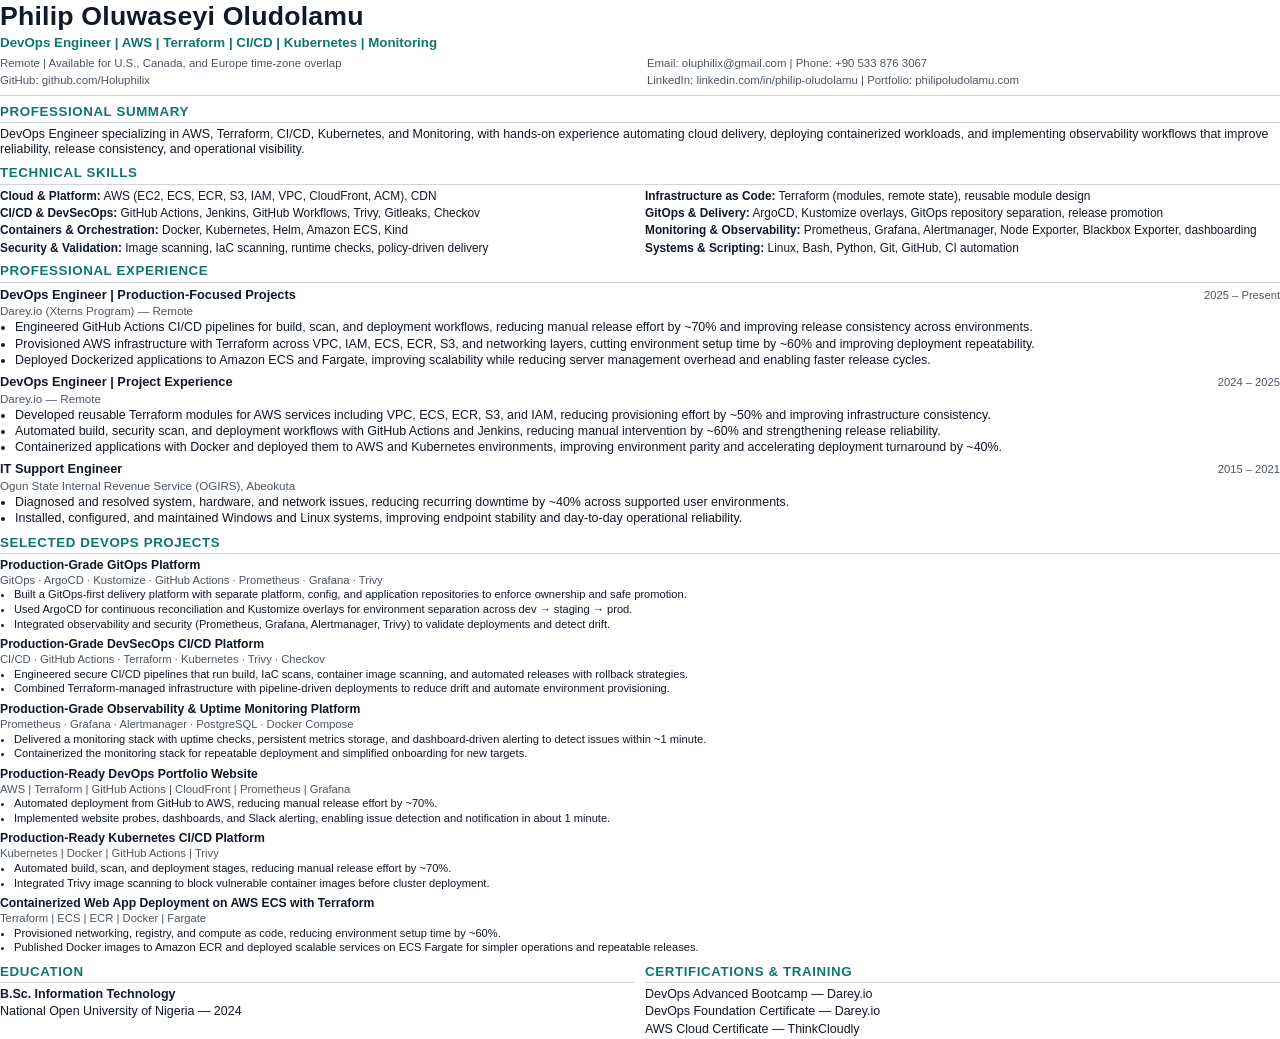
<file: resume/Philip-Oludolamu-ATS-Resume.html>
<!DOCTYPE html>
<html lang="en">
<head>
  <meta charset="UTF-8">
  <meta name="viewport" content="width=device-width, initial-scale=1.0">
  <title>Philip Oluwaseyi Oludolamu | DevOps Engineer Resume</title>
  <style>
    @page {
      size: Letter;
      margin: 0.3in;
    }

    :root {
      --text: #111827;
      --muted: #4b5563;
      --accent: #0f766e;
      --border: #d1d5db;
      --bg-soft: #f8fafc;
    }

    * {
      box-sizing: border-box;
    }

    body {
      margin: 0;
      font-family: Arial, Helvetica, sans-serif;
      color: var(--text);
      background: #fff;
      font-size: 9.35pt;
      line-height: 1.22;
    }

    .page {
      width: 100%;
    }

    h1, h2, h3, p, ul {
      margin: 0;
    }

    .header {
      border-bottom: 1.4px solid var(--border);
      padding-bottom: 7px;
      margin-bottom: 8px;
    }

    .name {
      font-size: 20pt;
      font-weight: 700;
      letter-spacing: 0.2px;
    }

    .headline {
      margin-top: 2px;
      font-size: 10pt;
      font-weight: 700;
      color: var(--accent);
    }

    .meta {
      margin-top: 6px;
      display: grid;
      grid-template-columns: 1fr 1fr;
      gap: 3px 14px;
      font-size: 8.55pt;
      color: var(--muted);
    }

    .meta div {
      white-space: nowrap;
    }

    .section {
      margin-top: 8px;
    }

    .section-title {
      font-size: 10pt;
      font-weight: 700;
      text-transform: uppercase;
      letter-spacing: 0.6px;
      color: var(--accent);
      border-bottom: 1px solid var(--border);
      padding-bottom: 2px;
      margin-bottom: 4px;
    }

    .summary {
      color: var(--text);
    }

    .skills-grid {
      display: grid;
      grid-template-columns: 1fr 1fr;
      gap: 3px 10px;
      font-size: 8.9pt;
    }

    .skill-line b {
      color: #0f172a;
    }

    .role {
      margin-bottom: 6px;
    }

    .role-header {
      display: flex;
      justify-content: space-between;
      align-items: baseline;
      gap: 10px;
      margin-bottom: 2px;
    }

    .role-title {
      font-size: 9.6pt;
      font-weight: 700;
    }

    .role-date {
      font-size: 8.4pt;
      color: var(--muted);
      white-space: nowrap;
    }

    .company {
      color: var(--muted);
      font-size: 8.7pt;
      margin-bottom: 2px;
    }

    ul {
      padding-left: 15px;
    }

    li {
      margin-bottom: 1px;
    }

    .project-list {
      display: grid;
      gap: 5px;
    }

    .project-item h3 {
      font-size: 9.15pt;
      font-weight: 700;
      margin-bottom: 1px;
    }

    .project-item p {
      font-size: 8.45pt;
      color: var(--muted);
      margin-bottom: 1px;
    }

    .project-item ul {
      padding-left: 14px;
      font-size: 8.35pt;
    }

    .footer-grid {
      display: grid;
      grid-template-columns: 1fr 1fr;
      gap: 10px;
    }

    .mini-list p {
      margin-bottom: 2px;
    }
  </style>
</head>
<body>
  <main class="page">
    <header class="header">
      <h1 class="name">Philip Oluwaseyi Oludolamu</h1>
      <p class="headline">DevOps Engineer | AWS | Terraform | CI/CD | Kubernetes | Monitoring</p>
      <div class="meta">
        <div>Remote | Available for U.S., Canada, and Europe time-zone overlap</div>
        <div>Email: oluphilix@gmail.com | Phone: +90 533 876 3067</div>
        <div>GitHub: github.com/Holuphilix</div>
        <div>LinkedIn: linkedin.com/in/philip-oludolamu | Portfolio: philipoludolamu.com</div>
      </div>
    </header>

    <section class="section">
      <h2 class="section-title">Professional Summary</h2>
      <p class="summary">
        DevOps Engineer specializing in AWS, Terraform, CI/CD, Kubernetes, and Monitoring, with hands-on experience automating cloud delivery,
        deploying containerized workloads, and implementing observability workflows that improve reliability, release consistency, and operational visibility.
      </p>
    </section>

    <section class="section">
      <h2 class="section-title">Technical Skills</h2>
      <div class="skills-grid">
        <p class="skill-line"><b>Cloud & Platform:</b> AWS (EC2, ECS, ECR, S3, IAM, VPC, CloudFront, ACM), CDN</p>
        <p class="skill-line"><b>Infrastructure as Code:</b> Terraform (modules, remote state), reusable module design</p>
        <p class="skill-line"><b>CI/CD & DevSecOps:</b> GitHub Actions, Jenkins, GitHub Workflows, Trivy, Gitleaks, Checkov</p>
        <p class="skill-line"><b>GitOps & Delivery:</b> ArgoCD, Kustomize overlays, GitOps repository separation, release promotion</p>
        <p class="skill-line"><b>Containers & Orchestration:</b> Docker, Kubernetes, Helm, Amazon ECS, Kind</p>
        <p class="skill-line"><b>Monitoring & Observability:</b> Prometheus, Grafana, Alertmanager, Node Exporter, Blackbox Exporter, dashboarding</p>
        <p class="skill-line"><b>Security & Validation:</b> Image scanning, IaC scanning, runtime checks, policy-driven delivery</p>
        <p class="skill-line"><b>Systems & Scripting:</b> Linux, Bash, Python, Git, GitHub, CI automation</p>
      </div>
    </section>

    <section class="section">
      <h2 class="section-title">Professional Experience</h2>

      <div class="role">
        <div class="role-header">
          <h3 class="role-title">DevOps Engineer | Production-Focused Projects</h3>
          <span class="role-date">2025 – Present</span>
        </div>
        <p class="company">Darey.io (Xterns Program) — Remote</p>
        <ul>
          <li>Engineered GitHub Actions CI/CD pipelines for build, scan, and deployment workflows, reducing manual release effort by ~70% and improving release consistency across environments.</li>
          <li>Provisioned AWS infrastructure with Terraform across VPC, IAM, ECS, ECR, S3, and networking layers, cutting environment setup time by ~60% and improving deployment repeatability.</li>
          <li>Deployed Dockerized applications to Amazon ECS and Fargate, improving scalability while reducing server management overhead and enabling faster release cycles.</li>
        </ul>
      </div>

      <div class="role">
        <div class="role-header">
          <h3 class="role-title">DevOps Engineer | Project Experience</h3>
          <span class="role-date">2024 – 2025</span>
        </div>
        <p class="company">Darey.io — Remote</p>
        <ul>
          <li>Developed reusable Terraform modules for AWS services including VPC, ECS, ECR, S3, and IAM, reducing provisioning effort by ~50% and improving infrastructure consistency.</li>
          <li>Automated build, security scan, and deployment workflows with GitHub Actions and Jenkins, reducing manual intervention by ~60% and strengthening release reliability.</li>
          <li>Containerized applications with Docker and deployed them to AWS and Kubernetes environments, improving environment parity and accelerating deployment turnaround by ~40%.</li>
        </ul>
      </div>

      <div class="role">
        <div class="role-header">
          <h3 class="role-title">IT Support Engineer</h3>
          <span class="role-date">2015 – 2021</span>
        </div>
        <p class="company">Ogun State Internal Revenue Service (OGIRS), Abeokuta</p>
        <ul>
          <li>Diagnosed and resolved system, hardware, and network issues, reducing recurring downtime by ~40% across supported user environments.</li>
          <li>Installed, configured, and maintained Windows and Linux systems, improving endpoint stability and day-to-day operational reliability.</li>
        </ul>
      </div>
    </section>

    <section class="section">
      <h2 class="section-title">Selected DevOps Projects</h2>
      <div class="project-list">
        <div class="project-item">
          <h3>Production-Grade GitOps Platform</h3>
          <p>GitOps · ArgoCD · Kustomize · GitHub Actions · Prometheus · Grafana · Trivy</p>
          <ul>
            <li>Built a GitOps-first delivery platform with separate platform, config, and application repositories to enforce ownership and safe promotion.</li>
            <li>Used ArgoCD for continuous reconciliation and Kustomize overlays for environment separation across dev → staging → prod.</li>
            <li>Integrated observability and security (Prometheus, Grafana, Alertmanager, Trivy) to validate deployments and detect drift.</li>
          </ul>
        </div>

        <div class="project-item">
          <h3>Production-Grade DevSecOps CI/CD Platform</h3>
          <p>CI/CD · GitHub Actions · Terraform · Kubernetes · Trivy · Checkov</p>
          <ul>
            <li>Engineered secure CI/CD pipelines that run build, IaC scans, container image scanning, and automated releases with rollback strategies.</li>
            <li>Combined Terraform-managed infrastructure with pipeline-driven deployments to reduce drift and automate environment provisioning.</li>
          </ul>
        </div>

        <div class="project-item">
          <h3>Production-Grade Observability & Uptime Monitoring Platform</h3>
          <p>Prometheus · Grafana · Alertmanager · PostgreSQL · Docker Compose</p>
          <ul>
            <li>Delivered a monitoring stack with uptime checks, persistent metrics storage, and dashboard-driven alerting to detect issues within ~1 minute.</li>
            <li>Containerized the monitoring stack for repeatable deployment and simplified onboarding for new targets.</li>
          </ul>
        </div>

        <div class="project-item">
          <h3>Production-Ready DevOps Portfolio Website</h3>
          <p>AWS | Terraform | GitHub Actions | CloudFront | Prometheus | Grafana</p>
          <ul>
            <li>Automated deployment from GitHub to AWS, reducing manual release effort by ~70%.</li>
            <li>Implemented website probes, dashboards, and Slack alerting, enabling issue detection and notification in about 1 minute.</li>
          </ul>
        </div>

        <div class="project-item">
          <h3>Production-Ready Kubernetes CI/CD Platform</h3>
          <p>Kubernetes | Docker | GitHub Actions | Trivy</p>
          <ul>
            <li>Automated build, scan, and deployment stages, reducing manual release effort by ~70%.</li>
            <li>Integrated Trivy image scanning to block vulnerable container images before cluster deployment.</li>
          </ul>
        </div>

        <div class="project-item">
          <h3>Containerized Web App Deployment on AWS ECS with Terraform</h3>
          <p>Terraform | ECS | ECR | Docker | Fargate</p>
          <ul>
            <li>Provisioned networking, registry, and compute as code, reducing environment setup time by ~60%.</li>
            <li>Published Docker images to Amazon ECR and deployed scalable services on ECS Fargate for simpler operations and repeatable releases.</li>
          </ul>
        </div>
      </div>
    </section>

    <section class="section footer-grid">
      <div>
        <h2 class="section-title">Education</h2>
        <div class="mini-list">
          <p><b>B.Sc. Information Technology</b></p>
          <p>National Open University of Nigeria — 2024</p>
        </div>
      </div>
      <div>
        <h2 class="section-title">Certifications & Training</h2>
        <div class="mini-list">
          <p>DevOps Advanced Bootcamp — Darey.io</p>
          <p>DevOps Foundation Certificate — Darey.io</p>
          <p>AWS Cloud Certificate — ThinkCloudly</p>
        </div>
      </div>
    </section>
  </main>
</body>
</html>
</file>
<file: style.css>
/* RESET */
* {
    margin: 0;
    padding: 0;
    box-sizing: border-box;
}

:root {
    --bg: #0d1117;
    --text: #ffffff;
    --muted: #8b949e;
    --header-bg: rgba(22, 27, 34, 0.7);
    --surface: #161b22;
    --surface-2: #21262d;
    --border: #30363d;
    --accent: #238636;
    --accent-2: #2ea043;
    --accent-bright: #58a6ff;
    --success: #3fb950;
    --glow: radial-gradient(circle, rgba(56, 189, 248, 0.08), transparent);
    --shadow-accent: rgba(35, 134, 54, 0.22);
    --shadow-card: rgba(35, 134, 54, 0.18);
    --modal-bg: rgba(0, 0, 0, 0.85);
    --section-glass: rgba(22, 27, 34, 0.64);
    --section-line: rgba(88, 166, 255, 0.12);
}

body[data-theme="light"] {
    --bg: #f5f7fb;
    --text: #0f172a;
    --muted: #475569;
    --header-bg: rgba(255, 255, 255, 0.82);
    --surface: #ffffff;
    --surface-2: #eef2f7;
    --border: #d8e0ea;
    --accent: #0f766e;
    --accent-2: #0ea5a0;
    --accent-bright: #0369a1;
    --success: #047857;
    --glow: radial-gradient(circle, rgba(14, 165, 160, 0.12), transparent);
    --shadow-accent: rgba(15, 118, 110, 0.18);
    --shadow-card: rgba(15, 118, 110, 0.16);
    --modal-bg: rgba(15, 23, 42, 0.82);
    --section-glass: rgba(255, 255, 255, 0.72);
    --section-line: rgba(3, 105, 161, 0.14);
}

html {
    font-size: 85%;
    background: var(--bg);
    scroll-margin-top: 70px;
    scroll-padding-top: 70px;
}

/* BODY */
body {
    font-family: 'Segoe UI', sans-serif;
    background:
        linear-gradient(180deg, color-mix(in srgb, var(--bg) 96%, #102033), var(--bg) 34%, color-mix(in srgb, var(--bg) 94%, #071013));
    color: var(--text);
    line-height: 1.6;
    overflow-x: hidden;
    opacity: 1;
    transition: background-color 0.35s ease, color 0.35s ease;
}

img {
    max-width: 100%;
    height: auto;
}

.skip-link {
    position: absolute;
    left: 16px;
    top: -48px;
    z-index: 999;
    background: var(--surface);
    color: var(--text);
    border: 1px solid var(--accent-bright);
    border-radius: 10px;
    padding: 10px 14px;
    text-decoration: none;
    font-weight: 600;
    transition: top 0.2s ease;
}

.skip-link:focus {
    top: 12px;
}

/* BACKGROUND GLOW */
body::before {
    content: "";
    position: fixed;
    width: 520px;
    height: 520px;
    background: var(--glow);
    top: -130px;
    left: -130px;
    z-index: -1;
}

/* NAV */
header {
    background: var(--header-bg);
    backdrop-filter: blur(12px);
    padding: 15px 40px;
    position: sticky;
    top: 0;
    z-index: 100;
}

nav {
    display: flex;
    justify-content: space-between;
    align-items: center;
}

.brand {
    color: var(--text);
    text-decoration: none;
    font-size: 1.22rem;
    font-weight: 700;
    letter-spacing: 0;
}

.nav-right {
    display: flex;
    align-items: center;
    gap: 18px;
}

.menu-toggle {
    display: none;
    width: 44px;
    height: 40px;
    border: 1px solid var(--border);
    border-radius: 8px;
    background: var(--surface);
    color: var(--text);
    cursor: pointer;
    align-items: center;
    justify-content: center;
    flex-direction: column;
    gap: 5px;
    transition: background-color 0.25s ease, border-color 0.25s ease;
}

.menu-toggle:hover,
.menu-toggle:focus-visible {
    border-color: color-mix(in srgb, var(--accent-bright) 68%, var(--border));
}

.menu-toggle span {
    display: block;
    width: 20px;
    height: 2px;
    border-radius: 999px;
    background: var(--text);
    transition: transform 0.25s ease, opacity 0.25s ease;
}

body.nav-open .menu-toggle span:nth-child(1) {
    transform: translateY(7px) rotate(45deg);
}

body.nav-open .menu-toggle span:nth-child(2) {
    opacity: 0;
}

body.nav-open .menu-toggle span:nth-child(3) {
    transform: translateY(-7px) rotate(-45deg);
}

nav ul {
    display: flex;
    list-style: none;
}

nav li {
    margin-left: 25px;
}

nav a {
    color: color-mix(in srgb, var(--text) 80%, var(--muted));
    text-decoration: none;
    font-size: 1rem;
    font-weight: 500;
    letter-spacing: 0;
    transition: color 0.25s ease, opacity 0.25s ease;
}

nav a:hover {
    color: color-mix(in srgb, var(--text) 96%, white);
}

nav a.active {
    color: var(--text);
}

.theme-toggle {
    border: 1px solid var(--border);
    background: var(--surface);
    color: var(--text);
    border-radius: 999px;
    padding: 6px 12px 6px 8px;
    display: inline-flex;
    align-items: center;
    gap: 10px;
    cursor: pointer;
    transition: background-color 0.3s ease, border-color 0.3s ease, transform 0.2s ease;
}

.theme-toggle:hover {
    transform: translateY(-1px);
    border-color: color-mix(in srgb, var(--accent-bright) 72%, var(--border));
}

.theme-toggle-track {
    width: 44px;
    height: 24px;
    border-radius: 999px;
    background: linear-gradient(135deg, var(--accent), var(--accent-2));
    position: relative;
    flex-shrink: 0;
}

.theme-toggle-thumb {
    position: absolute;
    top: 3px;
    left: 3px;
    width: 18px;
    height: 18px;
    border-radius: 50%;
    background: #ffffff;
    transition: transform 0.25s ease;
}

body[data-theme="light"] .theme-toggle-thumb {
    transform: translateX(20px);
}

.theme-toggle-label {
    font-size: 0.96rem;
    font-weight: 600;
}

/* HERO */

.hero {
    max-width: 1120px;
    text-align: left;
    padding: 24px 20px 34px;
}

.hero-shell {
    display: grid;
    grid-template-columns: minmax(0, 1.55fr) minmax(260px, 0.65fr);
    align-items: start;
    gap: 34px;
}

.hero-copy {
    min-width: 0;
}

.hero-status {
    display: inline-flex;
    align-items: center;
    justify-content: center;
    padding: 10px 18px;
    border-radius: 999px;
    background: linear-gradient(
        135deg,
        color-mix(in srgb, var(--accent) 30%, transparent),
        color-mix(in srgb, var(--accent-bright) 14%, transparent)
    );
    border: 1px solid color-mix(in srgb, var(--accent-bright) 42%, var(--border));
    color: color-mix(in srgb, var(--text) 92%, white);
    font-size: 0.96rem;
    font-weight: 700;
    letter-spacing: 0;
    margin: 0 0 16px;
    box-shadow:
        0 0 0 1px color-mix(in srgb, var(--accent) 10%, transparent),
        0 10px 22px color-mix(in srgb, var(--shadow-accent) 28%, transparent);
}

.hero-status::before {
    content: "●";
    color: var(--success);
    font-size: 0.78rem;
    margin-right: 8px;
}

.hero-image {
    width: min(220px, 100%);
    margin: 0 auto 14px;
    padding: 10px;
    border-radius: 28px;
    background:
        linear-gradient(145deg, color-mix(in srgb, var(--accent-bright) 12%, transparent), transparent 45%),
        linear-gradient(180deg, color-mix(in srgb, var(--surface) 94%, transparent), color-mix(in srgb, var(--surface-2) 78%, transparent));
    border: 1px solid color-mix(in srgb, var(--accent-bright) 12%, var(--border));
    box-shadow:
        0 18px 38px color-mix(in srgb, var(--accent-bright) 8%, transparent),
        0 8px 18px rgba(0, 0, 0, 0.16);
}

.hero-image img {
    width: 100%;
    height: auto;
    display: block;
    aspect-ratio: 864 / 1184;
    object-fit: cover;
    border-radius: 18px;
    border: 2px solid color-mix(in srgb, var(--accent) 52%, white);
    transition: transform 0.3s ease, box-shadow 0.3s ease;
}

.hero-image img:hover {
    transform: translateY(-4px) scale(1.01);
    box-shadow: 0 16px 32px color-mix(in srgb, var(--accent-bright) 10%, transparent);
}

.hero-side {
    justify-self: end;
    width: min(260px, 100%);
    align-self: start;
}

.hero-platform-card {
    padding: 16px;
    border: 1px solid color-mix(in srgb, var(--accent-bright) 20%, var(--border));
    border-radius: 14px;
    background:
        linear-gradient(145deg, color-mix(in srgb, var(--surface) 92%, transparent), color-mix(in srgb, var(--surface-2) 86%, transparent));
    box-shadow: 0 16px 32px color-mix(in srgb, var(--shadow-card) 22%, transparent);
}

.hero-platform-card span {
    display: block;
    margin-bottom: 8px;
    color: var(--accent-bright);
    font-size: 0.76rem;
    font-weight: 700;
    letter-spacing: 0;
    text-transform: uppercase;
}

.hero-platform-card strong {
    display: block;
    color: var(--text);
    line-height: 1.32;
    font-size: 1rem;
}

.hero-platform-card p {
    margin-top: 8px;
    color: var(--muted);
    font-size: 0.92rem;
    line-height: 1.58;
}

.hero-location {
    display: block;
    margin: 8px 0 16px;
    color: var(--text);
    font-size: 0.96rem;
    font-weight: 600;
}

.hero-profile-panel {
    margin-top: 26px;
    padding: 20px;
    border-radius: 18px;
    background: linear-gradient(145deg, color-mix(in srgb, var(--surface) 94%, transparent), color-mix(in srgb, var(--surface-2) 82%, transparent));
    border: 1px solid color-mix(in srgb, var(--accent-bright) 22%, var(--border));
    box-shadow: 0 20px 40px color-mix(in srgb, var(--shadow-card) 16%, transparent);
}

.profile-label {
    display: inline-flex;
    margin-bottom: 14px;
    color: var(--accent-bright);
    font-size: 0.8rem;
    font-weight: 700;
    text-transform: uppercase;
    letter-spacing: 0;
}

.hero-profile-panel h3 {
    margin: 0 0 16px;
    font-size: 1.04rem;
    color: var(--text);
    line-height: 1.6;
}

.profile-stats {
    display: grid;
    grid-template-columns: repeat(3, minmax(0, 1fr));
    gap: 12px;
}

.profile-stats div {
    padding: 14px;
    border-radius: 14px;
    background: var(--surface);
    border: 1px solid var(--border);
    box-shadow: 0 14px 30px color-mix(in srgb, var(--shadow-card) 14%, transparent);
}

.profile-stats strong {
    display: block;
    margin-bottom: 6px;
    font-size: 1.25rem;
    color: var(--text);
}

.profile-stats span {
    color: var(--muted);
    font-size: 0.88rem;
    line-height: 1.5;
}

.notes-section {
    max-width: 1080px;
    padding-top: 64px;
    padding-bottom: 62px;
}

.notes-grid {
    display: grid;
    grid-template-columns: repeat(3, minmax(0, 1fr));
    gap: 18px;
    margin-top: 26px;
}

.note-card {
    padding: 22px;
    border-radius: 16px;
    background: linear-gradient(145deg, color-mix(in srgb, var(--surface) 94%, transparent), color-mix(in srgb, var(--surface-2) 70%, transparent));
    border: 1px solid var(--border);
    box-shadow: 0 16px 30px color-mix(in srgb, var(--shadow-card) 16%, transparent);
}

.note-card span {
    display: inline-flex;
    margin-bottom: 12px;
    color: var(--accent-bright);
    font-size: 0.8rem;
    font-weight: 700;
    text-transform: uppercase;
}

.note-card h3 {
    margin-bottom: 12px;
    font-size: 1.15rem;
    color: var(--text);
    line-height: 1.5;
}

.note-card p {
    color: var(--muted);
    line-height: 1.78;
}

.notes-cta {
    margin-top: 26px;
    display: flex;
    align-items: center;
    justify-content: space-between;
    gap: 18px;
    padding: 20px 22px;
    border: 1px solid var(--border);
    border-radius: 14px;
    background: color-mix(in srgb, var(--surface) 92%, transparent);
}

.notes-cta p {
    margin: 0;
    color: var(--text);
    font-size: 1rem;
}

.writing-section {
    max-width: 1080px;
    padding-top: 60px;
    padding-bottom: 60px;
}

.writing-grid {
    display: grid;
    grid-template-columns: repeat(3, minmax(0, 1fr));
    gap: 18px;
    margin-top: 28px;
}

.writing-card {
    padding: 24px;
    border-radius: 18px;
    background: linear-gradient(145deg, color-mix(in srgb, var(--surface) 92%, transparent), color-mix(in srgb, var(--surface-2) 76%, transparent));
    border: 1px solid var(--border);
    box-shadow: 0 16px 28px color-mix(in srgb, var(--shadow-card) 18%, transparent);
}

.writing-card span {
    display: inline-flex;
    margin-bottom: 14px;
    color: var(--accent-bright);
    font-size: 0.74rem;
    font-weight: 700;
    text-transform: uppercase;
    letter-spacing: 0;
}

.writing-card h3 {
    margin-bottom: 14px;
    color: var(--text);
    font-size: 1.15rem;
    line-height: 1.55;
}

.writing-card p {
    margin-bottom: 16px;
    color: var(--muted);
    line-height: 1.7;
}

.writing-card ul {
    list-style: disc;
    padding-left: 18px;
    color: var(--text);
    font-size: 0.95rem;
    line-height: 1.7;
}

.writing-card li {
    margin-bottom: 10px;
}

.writing-cta {
    margin-top: 28px;
    display: flex;
    align-items: center;
    justify-content: space-between;
    gap: 18px;
    padding: 20px 22px;
    border: 1px solid var(--border);
    border-radius: 14px;
    background: color-mix(in srgb, var(--surface) 94%, transparent);
}

.writing-cta p {
    margin: 0;
    color: var(--text);
    font-size: 1rem;
}

.hero-tagline {
    font-size: 0.82rem;
    letter-spacing: 0;
    text-transform: uppercase;
    color: var(--accent-bright);
    margin: 0 0 8px;
    font-weight: 600;
}

.hero h1 {
    font-size: clamp(1.95rem, 5vw, 3.45rem);
    line-height: 1.12;
    margin: 0 0 14px;
    max-width: 800px;

    background: linear-gradient(90deg, color-mix(in srgb, var(--accent-bright) 90%, white), color-mix(in srgb, var(--success) 92%, white), color-mix(in srgb, var(--accent-bright) 90%, white));
    background-size: 200% auto;

    background-clip: text;
    -webkit-background-clip: text;
    -webkit-text-fill-color: transparent;

}

.hero p {
    color: var(--muted);
    max-width: 640px;
}

.hero-subtext {
    font-size: 1.06rem;
    line-height: 1.68;
}

.hero-metrics {
    display: flex;
    justify-content: center;
    flex-wrap: wrap;
    gap: 14px;
    margin-top: 26px;
}

.metric {
    min-width: 180px;
    padding: 10px 14px;
    border: 1px solid color-mix(in srgb, var(--border) 82%, transparent);
    border-radius: 12px;
    background: color-mix(in srgb, var(--surface) 90%, transparent);
    box-shadow: 0 8px 18px color-mix(in srgb, var(--shadow-card) 14%, transparent);
}

.metric strong {
    display: block;
    margin-bottom: 2px;
    color: var(--text);
    font-size: 1.02rem;
    font-weight: 700;
}

.metric span {
    display: block;
    color: var(--muted);
    font-size: 0.92rem;
    line-height: 1.45;
}

.hero-buttons {
    display: flex;
    justify-content: flex-start;
    flex-wrap: wrap;
    gap: 14px;
    margin-top: 18px;
}

.hero-highlights {
    display: grid;
    grid-template-columns: repeat(auto-fit, minmax(220px, 1fr));
    gap: 18px;
    margin-top: 20px;
}

.highlight-card {
    background: var(--surface);
    border: 1px solid var(--border);
    border-radius: 14px;
    padding: 18px;
    box-shadow: 0 10px 22px color-mix(in srgb, var(--shadow-card) 20%, transparent);
}

.highlight-card::before,
.difference-card::before {
    content: attr(data-icon);
    display: inline-flex;
    align-items: center;
    justify-content: center;
    width: 2.6rem;
    height: 2.6rem;
    border-radius: 14px;
    background: color-mix(in srgb, var(--accent-bright) 12%, transparent);
    border: 1px solid color-mix(in srgb, var(--accent-bright) 18%, var(--border));
    box-shadow: 0 8px 18px color-mix(in srgb, var(--shadow-card) 18%, transparent);
    font-size: 1.1rem;
    margin-bottom: 14px;
}

.highlight-label {
    display: inline-block;
    margin-bottom: 10px;
    color: var(--accent-bright);
    font-size: 0.8rem;
    font-weight: 700;
    letter-spacing: 0;
    text-transform: uppercase;
}

.highlight-card p {
    margin: 0;
    color: var(--text);
    font-size: 1rem;
    line-height: 1.82;
}

/* BUTTONS */
.btn {
    padding: 12px 26px;
    background: linear-gradient(135deg, var(--accent), var(--accent-2));
    color: white;
    text-decoration: none;
    border-radius: 6px;
    display: inline-flex;
    align-items: center;
    justify-content: center;
    gap: 10px;
    min-height: 50px;
    transition: all 0.3s ease;
    font-weight: 500;
}

.btn.secondary {
    background: transparent;
    border: 1px solid var(--accent);
    color: var(--text);
}

.btn:hover {
    transform: translateY(-2px);
    box-shadow: 0 8px 16px color-mix(in srgb, var(--shadow-accent) 70%, transparent);
}

.btn.secondary:hover {
    background: color-mix(in srgb, var(--accent) 12%, transparent);
}

.btn-icon {
    display: inline-flex;
    align-items: center;
    justify-content: center;
    width: 1.7rem;
    height: 1.7rem;
    border-radius: 999px;
    background: rgba(255, 255, 255, 0.18);
    font-size: 0.72rem;
    font-weight: 700;
    letter-spacing: 0;
    line-height: 1;
    flex-shrink: 0;
}

.btn.secondary .btn-icon {
    background: color-mix(in srgb, var(--accent) 16%, transparent);
    border: 1px solid color-mix(in srgb, var(--accent) 24%, var(--border));
}

.btn-text {
    display: inline-block;
    line-height: 1.2;
}

/* SECTIONS */
section {
    max-width: 1000px;
    margin: auto;
    padding: 56px 20px;
    border-bottom: 1px solid color-mix(in srgb, var(--border) 34%, transparent);
    position: relative;
}

section::before {
    content: "";
    position: absolute;
    inset: 0 20px auto;
    height: 1px;
    background: linear-gradient(90deg, transparent, var(--section-line), transparent);
    pointer-events: none;
}

section h2 {
    border-left: 4px solid var(--accent);
    padding-left: 12px;
    margin-bottom: 18px;
    font-size: clamp(1.45rem, 3vw, 1.92rem);
}

.section-lead {
    color: var(--muted);
    max-width: 760px;
    margin-bottom: 18px;
    font-size: 1.07rem;
    line-height: 1.76;
}

#about {
    max-width: 1080px;
}

.about-layout {
    display: grid;
    grid-template-columns: minmax(0, 1.45fr) minmax(280px, 0.55fr);
    gap: 32px;
    align-items: start;
}

.about-copy {
    min-width: 0;
}

#about .section-lead {
    max-width: 860px;
    font-size: 1.14rem;
    line-height: 1.75;
    font-weight: 500;
    color: color-mix(in srgb, var(--text) 82%, var(--muted));
}

#about p {
    max-width: 860px;
    font-size: 1.08rem;
    line-height: 1.82;
    color: var(--text);
    margin-bottom: 16px;
}

#about p:last-of-type {
    margin-bottom: 0;
}

.about-highlights {
    display: grid;
    gap: 14px;
    position: sticky;
    top: 104px;
}

.about-signal {
    padding: 16px;
    border: 1px solid color-mix(in srgb, var(--accent-bright) 18%, var(--border));
    border-radius: 12px;
    background:
        linear-gradient(145deg, color-mix(in srgb, var(--surface) 92%, transparent), color-mix(in srgb, var(--surface-2) 72%, transparent));
    box-shadow: 0 14px 28px color-mix(in srgb, var(--shadow-card) 16%, transparent);
}

.about-signal strong,
.about-signal span {
    display: block;
}

.about-signal strong {
    margin-bottom: 8px;
    color: var(--accent-bright);
    font-size: 0.94rem;
}

.about-signal span {
    color: var(--muted);
    font-size: 0.95rem;
    line-height: 1.58;
}

.what-i-do {
    list-style: none;
    display: grid;
    grid-template-columns: repeat(auto-fit, minmax(210px, 1fr));
    gap: 16px;
}

.what-i-do li {
    background:
        linear-gradient(180deg, color-mix(in srgb, var(--surface) 94%, transparent), color-mix(in srgb, var(--surface-2) 62%, transparent));
    border: 1px solid var(--border);
    border-radius: 12px;
    padding: 18px;
    color: var(--text);
    box-shadow: 0 10px 20px color-mix(in srgb, var(--shadow-card) 16%, transparent);
}

.capability-list li {
    min-height: 220px;
}

.capability-list strong,
.capability-list span {
    display: block;
}

.capability-list strong {
    margin-bottom: 8px;
    color: var(--text);
    font-size: 1.05rem;
    line-height: 1.25;
}

.capability-list span {
    color: var(--muted);
    font-size: 0.96rem;
    line-height: 1.65;
}

.what-i-do li::before,
.card-icon {
    display: inline-flex;
    align-items: center;
    justify-content: center;
    width: 2.5rem;
    height: 2.5rem;
    border-radius: 14px;
    background: color-mix(in srgb, var(--accent-bright) 16%, transparent);
    border: 1px solid color-mix(in srgb, var(--accent-bright) 22%, var(--border));
    color: var(--text);
    box-shadow: 0 10px 24px color-mix(in srgb, var(--shadow-card) 25%, transparent);
    font-size: 1.05rem;
    margin-bottom: 14px;
}

.what-i-do li::before {
    content: attr(data-icon);
}

.skills-grid {
    display: grid;
    grid-template-columns: repeat(auto-fit, minmax(240px, 1fr));
    gap: 16px;
}

.skill-card {
    background: var(--surface);
    border: 1px solid var(--border);
    border-radius: 14px;
    padding: 16px;
    box-shadow: 0 10px 22px color-mix(in srgb, var(--shadow-card) 16%, transparent);
}

.skill-card h3 {
    margin-bottom: 12px;
    color: var(--accent-bright);
    font-size: 1.08rem;
}

.project-intro {
    margin-bottom: 30px;
}

.section-kicker {
    margin-bottom: 10px;
    color: var(--accent-bright);
    font-size: 0.82rem;
    font-weight: 700;
    letter-spacing: 0;
    text-transform: uppercase;
}

.flagship-platform {
    max-width: 1120px;
    padding-top: 64px;
    padding-bottom: 66px;
}

.platform-flow {
    display: grid;
    grid-template-columns: repeat(8, minmax(0, 1fr));
    gap: 8px;
    margin: 26px 0 28px;
    padding: 10px;
    border: 1px solid color-mix(in srgb, var(--accent-bright) 18%, var(--border));
    border-radius: 12px;
    background:
        linear-gradient(90deg, color-mix(in srgb, var(--surface) 92%, transparent), color-mix(in srgb, var(--surface-2) 64%, transparent));
}

.platform-flow span {
    position: relative;
    display: flex;
    align-items: center;
    justify-content: center;
    min-height: 42px;
    padding: 8px;
    border-radius: 8px;
    background: color-mix(in srgb, var(--bg) 54%, transparent);
    color: color-mix(in srgb, var(--text) 88%, var(--muted));
    font-size: 0.9rem;
    font-weight: 700;
}

.platform-flow span:not(:last-child)::after {
    content: "";
    position: absolute;
    right: -7px;
    width: 6px;
    height: 1px;
    background: color-mix(in srgb, var(--accent-bright) 44%, var(--border));
}

.flagship-hero-grid {
    display: grid;
    grid-template-columns: minmax(0, 1.42fr) minmax(330px, 0.58fr);
    gap: 24px;
    align-items: start;
    margin-top: 0;
}

.architecture-figure,
.evidence-grid figure {
    overflow: hidden;
    border: 1px solid var(--border);
    border-radius: 12px;
    background: var(--surface);
    box-shadow: 0 16px 34px color-mix(in srgb, var(--shadow-card) 18%, transparent);
}

.architecture-figure.architecture-figure-clean {
    background: transparent;
    border-color: transparent;
}

.architecture-figure img,
.evidence-frame img {
    display: block;
    width: 100%;
    background: var(--bg);
}

/* FLAGSHIP ARCHITECTURE DIAGRAM */
.architecture-figure img {
    height: 100%;
    object-fit: cover;
    object-position: top center;
}

/* OPERATIONAL EVIDENCE SCREENSHOTS */
.evidence-frame img {
    height: auto;
    object-fit: contain;
    object-position: center;
    image-rendering: -webkit-optimize-contrast;
    background: var(--bg);
}

.architecture-figure figcaption,
.evidence-grid figcaption {
    padding: 12px 14px;
    color: var(--muted);
    font-size: 0.92rem;
    line-height: 1.55;
    border-top: 1px solid var(--border);
}

.platform-summary-panel {
    display: flex;
    flex-direction: column;
    align-items: flex-start;
    background:
        linear-gradient(145deg, color-mix(in srgb, var(--surface) 94%, transparent), color-mix(in srgb, var(--surface-2) 86%, transparent));
    border: 1px solid color-mix(in srgb, var(--accent-bright) 20%, var(--border));
    border-radius: 12px;
    padding: 24px;
    box-shadow: 0 16px 34px color-mix(in srgb, var(--shadow-card) 24%, transparent);
}

.panel-eyebrow {
    color: var(--accent-bright);
    font-size: 0.78rem;
    font-weight: 700;
    letter-spacing: 0;
    text-transform: uppercase;
}

.platform-summary-panel h3 {
    margin: 10px 0;
    font-size: 1.42rem;
    line-height: 1.28;
}

.platform-summary-panel p {
    color: var(--text);
    line-height: 1.72;
}

.platform-facts {
    display: grid;
    gap: 10px;
    margin: 18px 0;
}

.platform-facts div {
    padding: 12px;
    border: 1px solid var(--border);
    border-radius: 10px;
    background: color-mix(in srgb, var(--surface-2) 70%, transparent);
}

.platform-facts strong,
.platform-facts span {
    display: block;
}

.platform-facts strong {
    color: var(--text);
    margin-bottom: 4px;
}

.platform-facts span {
    color: var(--muted);
    font-size: 0.93rem;
    line-height: 1.52;
}

.platform-capability-grid {
    display: grid;
    grid-template-columns: repeat(4, minmax(0, 1fr));
    gap: 14px;
    margin-top: 24px;
}

.platform-capability-grid article {
    padding: 18px;
    border: 1px solid var(--border);
    border-radius: 12px;
    background: var(--surface);
}

.platform-capability-grid span {
    display: inline-flex;
    margin-bottom: 10px;
    color: var(--accent-bright);
    font-size: 0.82rem;
    font-weight: 700;
}

.platform-capability-grid h3 {
    margin-bottom: 8px;
    color: var(--text);
    font-size: 1.04rem;
    line-height: 1.32;
}

.platform-capability-grid p {
    color: var(--muted);
    font-size: 0.95rem;
    line-height: 1.62;
}

.evidence-grid {
    display: grid;
    grid-template-columns: repeat(2, minmax(0, 1fr));
    gap: 18px;
    margin-top: 18px;
}

.evidence-header {
    display: flex;
    justify-content: space-between;
    gap: 18px;
    align-items: end;
    margin-top: 34px;
    padding-top: 26px;
    border-top: 1px solid color-mix(in srgb, var(--border) 55%, transparent);
}

.evidence-header h3 {
    font-size: 1.26rem;
    line-height: 1.3;
}

.evidence-header p {
    max-width: 560px;
    color: var(--muted);
    line-height: 1.65;
}

.evidence-card {
    transition: transform 0.3s ease, border-color 0.3s ease, box-shadow 0.3s ease;
}

.evidence-card:hover {
    transform: translateY(-4px);
    border-color: color-mix(in srgb, var(--accent-bright) 42%, var(--border));
    box-shadow: 0 18px 38px color-mix(in srgb, var(--shadow-card) 28%, transparent);
}

.evidence-frame {
    border-radius: 16px;
    overflow: hidden;
    background: var(--bg-secondary);
    border: 1px solid color-mix(in srgb, var(--border) 80%, transparent);
    display: flex;
    align-items: center;
    justify-content: center;
    padding: 12px;
}

/* PROJECT LAYOUT */
#projects {
    max-width: 1080px;
}

.project-card {
    display: flex;
    gap: 20px;
    align-items: stretch;
    background:
        linear-gradient(145deg, color-mix(in srgb, var(--surface) 94%, transparent), color-mix(in srgb, var(--surface-2) 58%, transparent));
    padding: 20px;
    margin-top: 25px;
    border-radius: 12px;
    border: 1px solid var(--border);
    transition: all 0.3s ease;
}

.project-card-featured {
    border-color: color-mix(in srgb, var(--accent-bright) 34%, var(--border));
    background:
        linear-gradient(145deg, color-mix(in srgb, var(--surface) 94%, transparent), color-mix(in srgb, var(--surface-2) 84%, transparent));
    padding: 24px;
    box-shadow: 0 18px 44px color-mix(in srgb, var(--shadow-card) 28%, transparent);
}

.project-card-featured .project-img {
    width: 48%;
}

.project-card-featured .project-content {
    width: 52%;
}

.project-card:hover {
    transform: translateY(-6px);
    box-shadow: 0 14px 28px color-mix(in srgb, var(--shadow-card) 24%, transparent);
    border-color: var(--accent);
}

/* IMAGE */
.project-img {
    width: 49%;
    height: 100%;
    max-height: 420px;
    object-fit: contain;
    object-position: center;
    background: var(--bg);
    border-radius: 8px;
    border: 1px solid color-mix(in srgb, var(--border) 80%, transparent);
    image-rendering: auto;
    padding: 12px;
}

/* TEXT */
.project-content {
    width: 55%;
}

.project-content h3 {
    line-height: 1.25;
    font-size: 1.14rem;
}

.project-meta {
    display: flex;
    flex-wrap: wrap;
    gap: 10px;
    align-items: center;
    margin: 8px 0 12px;
    color: var(--muted);
    font-size: 0.95rem;
    font-weight: 600;
}

.project-meta span {
    display: inline-flex;
    align-items: center;
}

.project-meta span:not(.project-status)::after {
    content: "";
    width: 4px;
    height: 4px;
    border-radius: 999px;
    background: color-mix(in srgb, var(--muted) 65%, transparent);
    margin-left: 10px;
}

.project-meta span:last-child::after,
.project-meta .project-status::after {
    display: none;
}

.project-status {
    padding: 4px 10px;
    border-radius: 999px;
    background: color-mix(in srgb, var(--accent) 14%, transparent);
    border: 1px solid color-mix(in srgb, var(--accent) 24%, var(--border));
    color: var(--text);
    font-size: 0.78rem;
    letter-spacing: 0;
    text-transform: uppercase;
}

.project-status-live {
    background: color-mix(in srgb, var(--success) 16%, transparent);
    border-color: color-mix(in srgb, var(--success) 30%, var(--border));
}

/* TAGS */
.tags {
    margin: 8px 0 12px;
}

.tags span {
    background: var(--surface-2);
    padding: 5px 9px;
    margin: 3px;
    border-radius: 5px;
    font-size: 12px;
    border: 1px solid var(--border);
}

/* TEXT */
.project-card p {
    color: var(--text);
    margin-bottom: 8px;
    font-size: 1rem;
    line-height: 1.72;
}

.project-card ul {
    margin: 8px 0 12px 18px;
}

.project-card li {
    font-size: 0.99rem;
    line-height: 1.7;
}

.project-card li + li {
    margin-top: 6px;
}

.projects-cta {
    margin-top: 24px;
    padding: 18px;
    border: 1px solid var(--border);
    border-radius: 10px;
    background: linear-gradient(145deg, color-mix(in srgb, var(--surface) 90%, transparent), var(--surface-2));
    display: flex;
    align-items: center;
    justify-content: space-between;
    gap: 14px;
}

.projects-cta p {
    margin: 0;
    color: var(--text);
    font-size: 1rem;
    line-height: 1.7;
    max-width: 680px;
}

/* IMPACT */
.impact {
    color: var(--success);
    font-weight: 700;
    margin-top: 8px;
}

/* IMAGE HOVER */
.preview-img {
    cursor: zoom-in;
    transition: transform 0.3s;
}

.preview-img:hover {
    transform: scale(1.02);
}

/* MODAL BACKGROUND */
.modal {
    display: none;
    position: fixed;
    z-index: 999;
    left: 0;
    top: 0;
    width: 100%;
    height: 100%;
    background: var(--modal-bg);
    justify-content: center;
    align-items: center;
}

/* IMAGE */
.modal-content {
    max-width: 90%;
    max-height: 90%;
    border-radius: 10px;
}

/* CLOSE BUTTON */
.close {
    position: absolute;
    top: 20px;
    right: 40px;
    color: white;
    font-size: 30px;
    cursor: pointer;
}

.roadmap-grid {
    display: grid;
    grid-template-columns: repeat(3, minmax(0, 1fr));
    gap: 16px;
    margin-top: 24px;
}

.roadmap-card {
    position: relative;
    padding: 22px;
    border: 1px solid var(--border);
    border-radius: 12px;
    background:
        linear-gradient(180deg, color-mix(in srgb, var(--surface) 94%, transparent), color-mix(in srgb, var(--surface-2) 66%, transparent));
    box-shadow: 0 14px 30px color-mix(in srgb, var(--shadow-card) 16%, transparent);
}

.roadmap-card::before {
    content: attr(data-step);
    display: inline-flex;
    align-items: center;
    justify-content: center;
    width: 2.3rem;
    height: 2.3rem;
    margin-bottom: 14px;
    border-radius: 999px;
    background: color-mix(in srgb, var(--accent) 18%, transparent);
    border: 1px solid color-mix(in srgb, var(--accent) 34%, var(--border));
    color: var(--text);
    font-weight: 700;
    font-size: 0.82rem;
}

.roadmap-card span {
    display: block;
    margin-bottom: 8px;
    color: var(--accent-bright);
    font-size: 0.82rem;
    font-weight: 700;
    text-transform: uppercase;
}

.roadmap-card h3 {
    margin-bottom: 8px;
    font-size: 1.12rem;
    line-height: 1.32;
}

.roadmap-card p {
    color: var(--muted);
    line-height: 1.65;
}

.resume-cta-card {
    display: flex;
    justify-content: space-between;
    align-items: flex-start;
    gap: 24px;
    background: linear-gradient(145deg, color-mix(in srgb, var(--surface) 90%, transparent), var(--surface-2));
    border: 1px solid var(--border);
    border-radius: 12px;
    padding: 26px;
    box-shadow: 0 16px 36px color-mix(in srgb, var(--shadow-card) 28%, transparent);
}

.resume-copy {
    max-width: 620px;
}

.resume-eyebrow {
    display: inline-flex;
    align-items: center;
    gap: 8px;
    margin-bottom: 10px;
    color: var(--accent-bright);
    font-size: 0.82rem;
    font-weight: 700;
    letter-spacing: 0;
    text-transform: uppercase;
}

.resume-eyebrow::before {
    content: "";
    width: 9px;
    height: 9px;
    border-radius: 999px;
    background: var(--success);
    box-shadow: 0 0 0 6px color-mix(in srgb, var(--success) 18%, transparent);
}

.resume-copy h3 {
    margin-bottom: 10px;
    font-size: 1.45rem;
}

.resume-copy p {
    color: var(--text);
    font-size: 1rem;
    line-height: 1.72;
}

.resume-signal-grid {
    display: flex;
    flex-wrap: wrap;
    gap: 8px;
    margin-top: 18px;
}

.resume-signal-grid span {
    padding: 8px 10px;
    border: 1px solid color-mix(in srgb, var(--accent-bright) 18%, var(--border));
    border-radius: 6px;
    background: color-mix(in srgb, var(--surface-2) 70%, transparent);
    color: color-mix(in srgb, var(--text) 86%, var(--muted));
    font-size: 0.88rem;
    font-weight: 600;
}

.resume-highlights {
    list-style: none;
    margin: 18px 0 0;
    padding: 0;
    display: grid;
    gap: 10px;
}

.resume-highlights li {
    padding-left: 18px;
    color: var(--text);
    font-size: 0.98rem;
    line-height: 1.7;
    position: relative;
}

.resume-highlights li::before {
    content: "›";
    position: absolute;
    left: 0;
    top: 0;
    color: var(--accent-bright);
    font-weight: 900;
}

.resume-actions {
    display: flex;
    flex-wrap: wrap;
    gap: 12px;
    justify-content: flex-end;
}

.resume-meta {
    margin-top: 14px;
    color: var(--muted);
    font-size: 0.95rem;
}

.resume-recruiter-cta {
    margin-top: 18px;
    max-width: 760px;
    color: var(--text);
    font-weight: 600;
    font-size: 1rem;
    line-height: 1.72;
}

.resume-recruiter-cta a {
    color: var(--accent-bright);
    text-decoration: none;
}

.resume-recruiter-cta a:hover {
    text-decoration: underline;
}

.contact-text {
    max-width: 760px;
    color: var(--text);
    font-size: 1rem;
    line-height: 1.72;
}

.contact-note {
    margin-top: 10px;
    color: var(--accent-bright);
    font-weight: 600;
}

.contact-buttons {
    display: flex;
    flex-wrap: wrap;
    gap: 12px;
    margin-top: 20px;
}

.hidden {
    opacity: 0;
    transform: translateY(24px);
}

.show {
    opacity: 1;
    transform: translateY(0);
    transition: opacity 0.55s ease, transform 0.55s ease;
}

.footer-links {
    display: flex;
    flex-wrap: wrap;
    gap: 14px;
    margin-bottom: 14px;
}

.footer-links a {
    color: var(--accent-bright);
    text-decoration: none;
    font-weight: 600;
}

.footer-links a:hover {
    text-decoration: underline;
}

footer p {
    margin: 0;
}

/* RESPONSIVE */
@media (max-width: 1024px) {
    header {
        padding-left: 24px;
        padding-right: 24px;
    }

    section,
    .hero,
    .notes-section,
    .writing-section,
    .flagship-platform,
    #about,
    #projects {
        max-width: 100%;
    }

    .hero-shell {
        grid-template-columns: minmax(0, 1.35fr) minmax(220px, 0.65fr);
        gap: 24px;
    }

    .platform-flow {
        grid-template-columns: repeat(4, minmax(0, 1fr));
    }

    .platform-flow span:nth-child(4)::after {
        display: none;
    }

    .platform-capability-grid {
        grid-template-columns: repeat(2, minmax(0, 1fr));
    }

    .notes-grid,
    .writing-grid,
    .roadmap-grid {
        grid-template-columns: repeat(2, minmax(0, 1fr));
    }
}

@media (max-width: 768px) {
    html {
        font-size: 95%;
        scroll-padding-top: 64px;
    }

    body.nav-open {
        overflow-x: hidden;
    }

    header {
        padding: 10px 18px;
    }

    nav {
        display: grid;
        grid-template-columns: minmax(0, 1fr) auto auto;
        align-items: center;
        gap: 10px;
    }

    .brand {
        min-width: 0;
        font-size: 1.08rem;
        overflow-wrap: anywhere;
    }

    .menu-toggle {
        display: inline-flex;
        grid-column: 2;
        grid-row: 1;
    }

    .nav-right {
        display: contents;
    }

    .theme-toggle {
        grid-column: 3;
        grid-row: 1;
        padding: 5px 10px 5px 7px;
    }

    .theme-toggle-track {
        width: 40px;
        height: 22px;
    }

    .theme-toggle-thumb {
        width: 16px;
        height: 16px;
    }

    body[data-theme="light"] .theme-toggle-thumb {
        transform: translateX(18px);
    }

    nav ul {
        grid-column: 1 / -1;
        display: flex;
        flex-direction: column;
        width: 100%;
        max-height: 0;
        overflow: hidden;
        gap: 0;
        padding: 0;
        border: 0 solid transparent;
        border-radius: 10px;
        background: color-mix(in srgb, var(--surface) 96%, transparent);
        transition: max-height 0.28s ease, padding 0.28s ease, border-color 0.28s ease;
    }

    body.nav-open nav ul {
        max-height: 520px;
        padding: 8px;
        border-width: 1px;
        border-color: var(--border);
    }

    nav li {
        margin-left: 0;
    }

    nav ul a {
        display: block;
        width: 100%;
        padding: 11px 10px;
        border-radius: 8px;
    }

    nav ul a:hover,
    nav ul a:focus-visible,
    nav ul a.active {
        background: color-mix(in srgb, var(--accent-bright) 10%, transparent);
    }

    section {
        width: 100%;
        padding: 42px 18px;
        overflow-x: clip;
    }

    section::before {
        left: 18px;
        right: 18px;
    }

    .hero {
        padding: 24px 18px 32px;
        text-align: left;
    }

    .hero-shell {
        grid-template-columns: 1fr;
        gap: 22px;
    }

    .hero-side {
        justify-self: start;
        width: 100%;
        display: grid;
        grid-template-columns: minmax(120px, 155px) minmax(0, 1fr);
        align-items: center;
        gap: 16px;
    }

    .hero-image {
        width: min(155px, 42vw);
        margin: 0;
    }

    .hero-status {
        max-width: 100%;
        white-space: normal;
        text-align: left;
    }

    .hero-subtext,
    .section-lead,
    #about p,
    .project-card p,
    .contact-text {
        font-size: 1rem;
        line-height: 1.75;
    }

    .hero-buttons,
    .contact-buttons,
    .resume-actions {
        width: 100%;
    }

    .hero-buttons .btn,
    .contact-buttons .btn,
    .resume-actions .btn {
        width: 100%;
    }

    .hero-profile-panel {
        width: 100%;
    }

    .profile-stats {
        grid-template-columns: repeat(2, minmax(0, 1fr));
    }

    .hero-highlights,
    .what-i-do,
    .skills-grid,
    .about-layout,
    .flagship-hero-grid,
    .platform-capability-grid,
    .evidence-grid,
    .roadmap-grid,
    .notes-grid,
    .writing-grid,
    .difference-container {
        grid-template-columns: 1fr;
    }

    .about-highlights {
        position: static;
    }

    .project-card,
    .projects-cta,
    .notes-cta,
    .writing-cta,
    .resume-cta-card {
        flex-direction: column;
        align-items: flex-start;
    }

    .project-card-featured .project-img,
    .project-card-featured .project-content,
    .project-img,
    .project-content {
        width: 100%;
    }

    .project-img {
        max-height: none;
    }

    .resume-actions {
        justify-content: flex-start;
    }

    .evidence-header {
        align-items: flex-start;
        flex-direction: column;
    }

    .evidence-frame {
        min-height: 0;
    }

    .architecture-figure img {
        min-height: 0;
    }

    .hero-status,
    .hero-platform-card p,
    .section-lead,
    #about p,
    .capability-list span,
    .about-signal span,
    .skill-card,
    .platform-facts span,
    .platform-capability-grid p,
    .evidence-grid figcaption,
    .platform-summary-panel p,
    .roadmap-card p,
    .difference-card p,
    .resume-copy p,
    .resume-recruiter-cta,
    .contact-text,
    .project-card p,
    .project-card li {
        overflow-wrap: anywhere;
    }
}

@media (max-width: 480px) {
    header {
        padding: 9px 14px;
    }

    nav {
        grid-template-columns: minmax(0, 1fr) auto auto;
        gap: 8px;
    }

    .theme-toggle {
        gap: 7px;
        padding-right: 8px;
    }

    .theme-toggle-label {
        font-size: 0.86rem;
    }

    section {
        padding: 34px 14px;
    }

    section::before {
        left: 14px;
        right: 14px;
    }

    section h2 {
        margin-bottom: 14px;
    }

    .hero {
        padding: 20px 14px 28px;
    }

    .hero-side {
        grid-template-columns: 1fr;
    }

    .hero-image {
        width: min(180px, 62vw);
    }

    .hero-status {
        padding: 9px 14px;
        font-size: 0.9rem;
    }

    .hero h1 {
        line-height: 1.16;
        overflow-wrap: anywhere;
    }

    .hero-buttons,
    .contact-buttons,
    .resume-actions {
        gap: 10px;
    }

    .btn {
        min-height: 48px;
        padding: 11px 18px;
    }

    .hero-metrics,
    .profile-stats,
    .platform-flow {
        grid-template-columns: 1fr;
    }

    .hero-metrics {
        display: grid;
    }

    .metric {
        min-width: 0;
    }

    .platform-flow span::after,
    .platform-flow span:nth-child(4)::after,
    .platform-flow span:nth-child(2n)::after {
        display: none;
    }

    .project-card,
    .project-card-featured,
    .resume-cta-card,
    .platform-summary-panel,
    .note-card,
    .writing-card,
    .roadmap-card,
    .difference-card,
    .highlight-card,
    .what-i-do li {
        padding: 16px;
    }

    .evidence-frame,
    .project-img {
        padding: 8px;
    }

    .close {
        right: 20px;
    }
}

@media (prefers-reduced-motion: reduce) {
    *,
    *::before,
    *::after {
        scroll-behavior: auto;
        transition-duration: 0.01ms;
        animation-duration: 0.01ms;
        animation-iteration-count: 1;
    }
}

.skills-group {
    margin-bottom: 25px;
}

.skills-group h3 {
    margin-top: 25px;
    margin-bottom: 8px;
    color: var(--accent-bright);
    font-size: 1.1rem;
}

.skills-container {
    display: flex;
    flex-wrap: wrap;
    gap: 8px;
}

.skills-container span {
    background: var(--surface);
    padding: 10px 16px;
    border-radius: 8px;
    border: 1px solid var(--border);
    font-size: 14px;
    transition: all 0.3s ease;
}

.skills-container span:hover {
    border-color: var(--accent-bright);
    background: var(--surface-2);
    transform: translateY(-3px);
    box-shadow: 0 6px 18px color-mix(in srgb, var(--accent-bright) 25%, transparent);
}

footer {
    text-align: center;
    padding: 20px 10px;
    color: var(--muted);
    border-top: 1px solid color-mix(in srgb, var(--border) 55%, transparent);
    font-size: 0.9rem;
    margin-top: 40px;
}
footer p {
    letter-spacing: 0;
}

.difference-container {
    display: grid;
    grid-template-columns: repeat(auto-fit, minmax(220px, 1fr));
    gap: 16px;
    margin-top: 25px;
}

.difference-card {
    background:
        linear-gradient(180deg, color-mix(in srgb, var(--surface) 94%, transparent), color-mix(in srgb, var(--surface-2) 62%, transparent));
    padding: 20px;
    border-radius: 12px;
    border: 1px solid var(--border);
    transition: all 0.3s ease;
}

.difference-card:hover {
    transform: translateY(-4px);
    border-color: var(--accent-bright);
}

.difference-card h3 {
    margin-bottom: 10px;
    color: var(--accent-bright);
    font-size: 1.12rem;
}

.difference-card p {
    color: var(--text);
    font-size: 1rem;
    line-height: 1.72;
}
</file>
